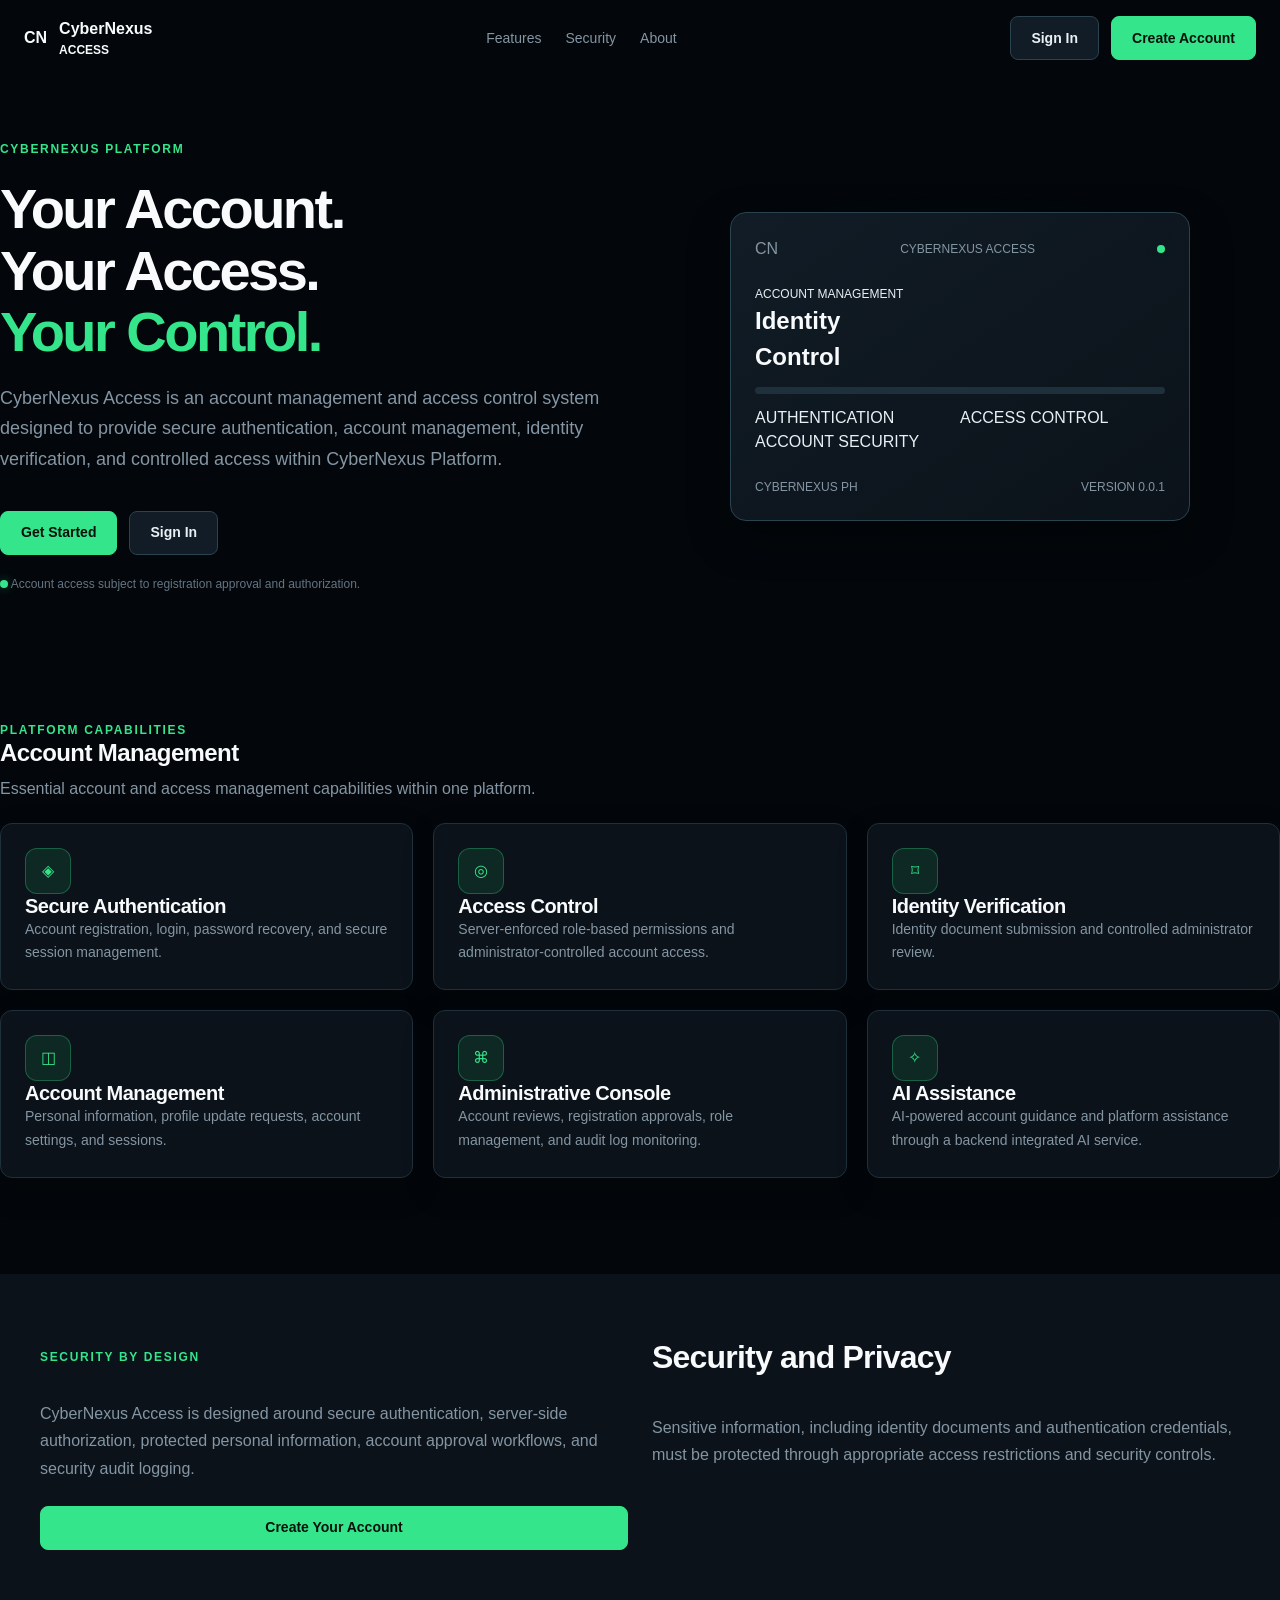
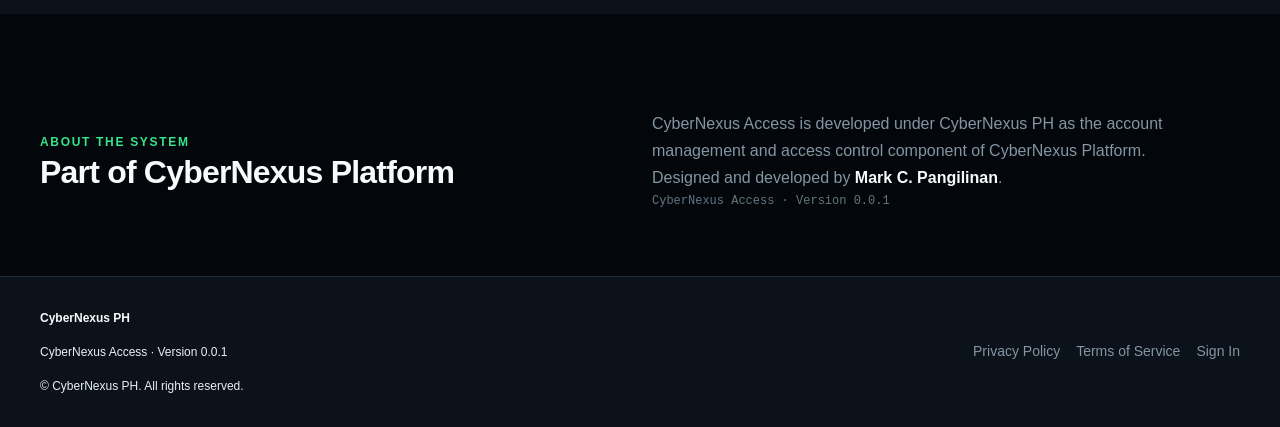
<file: frontend/index.html>
<!DOCTYPE html>
<html lang="en">
<head>
    <meta charset="UTF-8">
    <meta name="viewport" content="width=device-width, initial-scale=1.0">
    <meta name="theme-color" content="#03070b">

    <meta
        name="description"
        content="CyberNexus Access is the account management and access control system of CyberNexus Platform by CyberNexus PH."
    >

    <meta name="author" content="Mark C. Pangilinan">

    <title>CyberNexus Access | CyberNexus PH</title>

    <link rel="icon" href="assets/icons/favicon.svg" type="image/svg+xml">

    <link rel="stylesheet" href="css/theme.css">
    <link rel="stylesheet" href="css/typography.css">
    <link rel="stylesheet" href="css/spacing.css">
    <link rel="stylesheet" href="css/layout.css">
    <link rel="stylesheet" href="css/components.css">
    <link rel="stylesheet" href="css/style.css">
    <link rel="stylesheet" href="css/responsive.css">

    <script src="js/state.js" defer></script>
    <script src="js/http-client.js" defer></script>
    <script src="js/api-client.js" defer></script>
    <script src="js/auth-client.js" defer></script>
    <script src="js/client-components.js" defer></script>
    <script src="js/chat.js" defer></script>
    <script src="js/voice.js" defer></script>
    <script src="js/web-app.js" defer></script>
</head>

<body data-page="home" data-guest-only="true">

    <a class="skip-link" href="#main-content">
        Skip to main content
    </a>


    <header class="app-header">

        <div class="header-brand">

            <a href="index.html" class="brand-link">

                <span class="brand-symbol" aria-hidden="true">
                    CN
                </span>

                <span class="brand-text">
                    <strong>CyberNexus</strong>
                    <small>ACCESS</small>
                </span>

            </a>

        </div>


        <nav
            class="header-navigation"
            aria-label="Main navigation"
        >

            <a href="#features" class="nav-link">
                Features
            </a>

            <a href="#security" class="nav-link">
                Security
            </a>

            <a href="#about" class="nav-link">
                About
            </a>

        </nav>


        <div class="header-actions">

            <a href="login.html" class="button button-secondary">
                Sign In
            </a>

            <a href="register.html" class="button button-primary">
                Create Account
            </a>

        </div>

    </header>


    <main id="main-content">

        <!-- Hero Section -->
        <section class="hero-section">

            <div class="hero-content">

                <span class="eyebrow">
                    CYBERNEXUS PLATFORM
                </span>


                <h1 class="hero-title">
                    Your Account.
                    <br>
                    Your Access.
                    <br>
                    <span class="text-accent">
                        Your Control.
                    </span>
                </h1>


                <p class="hero-description">
                    CyberNexus Access is an account management
                    and access control system designed to provide
                    secure authentication, account management,
                    identity verification, and controlled access
                    within CyberNexus Platform.
                </p>


                <div class="hero-actions">

                    <a
                        href="register.html"
                        class="button button-primary"
                    >
                        Get Started
                    </a>

                    <a
                        href="login.html"
                        class="button button-secondary"
                    >
                        Sign In
                    </a>

                </div>


                <div class="hero-caption">

                    <span class="status-indicator" aria-hidden="true"></span>

                    <span>
                        Account access subject to registration
                        approval and authorization.
                    </span>

                </div>

            </div>


            <div class="hero-visual" aria-hidden="true">

                <div class="hero-visual-glow"></div>

                <div class="access-visual-card">

                    <div class="visual-card-header">

                        <span class="brand-symbol">CN</span>

                        <span class="visual-card-label">
                            CYBERNEXUS ACCESS
                        </span>

                        <span class="visual-card-indicator"></span>

                    </div>


                    <div class="visual-card-content">

                        <span class="visual-card-eyebrow">
                            ACCOUNT MANAGEMENT
                        </span>

                        <div class="visual-card-title">
                            Identity
                            <br>
                            <span>Control</span>
                        </div>

                        <div class="visual-card-line"></div>

                        <div class="visual-card-data">
                            <span>AUTHENTICATION</span>
                            <span>ACCESS CONTROL</span>
                            <span>ACCOUNT SECURITY</span>
                        </div>

                    </div>


                    <div class="visual-card-footer">
                        <span>CYBERNEXUS PH</span>
                        <span>VERSION 0.0.1</span>
                    </div>

                </div>

            </div>

        </section>


        <!-- Features Section -->
        <section
            class="content-section landing-features"
            id="features"
        >

            <div class="section-heading">

                <span class="eyebrow">
                    PLATFORM CAPABILITIES
                </span>

                <h2>
                    Account Management
                </h2>

                <p>
                    Essential account and access management
                    capabilities within one platform.
                </p>

            </div>


            <div class="features-grid">

                <article class="feature-card">

                    <div class="feature-icon" aria-hidden="true">
                        ◈
                    </div>

                    <h3>
                        Secure Authentication
                    </h3>

                    <p>
                        Account registration, login, password
                        recovery, and secure session management.
                    </p>

                </article>


                <article class="feature-card">

                    <div class="feature-icon" aria-hidden="true">
                        ◎
                    </div>

                    <h3>
                        Access Control
                    </h3>

                    <p>
                        Server-enforced role-based permissions
                        and administrator-controlled account access.
                    </p>

                </article>


                <article class="feature-card">

                    <div class="feature-icon" aria-hidden="true">
                        ⌑
                    </div>

                    <h3>
                        Identity Verification
                    </h3>

                    <p>
                        Identity document submission and
                        controlled administrator review.
                    </p>

                </article>


                <article class="feature-card">

                    <div class="feature-icon" aria-hidden="true">
                        ◫
                    </div>

                    <h3>
                        Account Management
                    </h3>

                    <p>
                        Personal information, profile update
                        requests, account settings, and sessions.
                    </p>

                </article>


                <article class="feature-card">

                    <div class="feature-icon" aria-hidden="true">
                        ⌘
                    </div>

                    <h3>
                        Administrative Console
                    </h3>

                    <p>
                        Account reviews, registration approvals,
                        role management, and audit log monitoring.
                    </p>

                </article>


                <article class="feature-card">

                    <div class="feature-icon" aria-hidden="true">
                        ✧
                    </div>

                    <h3>
                        AI Assistance
                    </h3>

                    <p>
                        AI-powered account guidance and
                        platform assistance through a backend
                        integrated AI service.
                    </p>

                </article>

            </div>

        </section>


        <!-- Security Section -->
        <section
            class="content-section security-section"
            id="security"
        >

            <div class="security-content">

                <span class="eyebrow">
                    SECURITY BY DESIGN
                </span>

                <h2>
                    Security and Privacy
                </h2>

                <p>
                    CyberNexus Access is designed around
                    secure authentication, server-side
                    authorization, protected personal information,
                    account approval workflows, and security
                    audit logging.
                </p>

                <p>
                    Sensitive information, including identity
                    documents and authentication credentials,
                    must be protected through appropriate
                    access restrictions and security controls.
                </p>

                <a
                    href="register.html"
                    class="button button-primary"
                >
                    Create Your Account
                </a>

            </div>

        </section>


        <!-- About Section -->
        <section
            class="content-section about-section"
            id="about"
        >

            <div class="about-content">

                <div>

                    <span class="eyebrow">
                        ABOUT THE SYSTEM
                    </span>

                    <h2>
                        Part of CyberNexus Platform
                    </h2>

                </div>


                <div class="about-description">

                    <p>
                        CyberNexus Access is developed under
                        CyberNexus PH as the account management
                        and access control component of
                        CyberNexus Platform.
                    </p>

                    <p>
                        Designed and developed by
                        <strong>Mark C. Pangilinan</strong>.
                    </p>

                    <p class="version-label">
                        CyberNexus Access · Version 0.0.1
                    </p>

                </div>

            </div>

        </section>

    </main>


    <footer class="app-footer">

        <div class="footer-content">

            <div class="footer-brand">

                <strong>CyberNexus PH</strong>

                <span>
                    CyberNexus Access · Version 0.0.1
                </span>

                <span>
                    © <span id="current-year"></span>
                    CyberNexus PH. All rights reserved.
                </span>

            </div>


            <nav
                class="footer-links"
                aria-label="Legal information"
            >

                <a href="privacy.html">
                    Privacy Policy
                </a>

                <a href="terms.html">
                    Terms of Service
                </a>

                <a href="login.html">
                    Sign In
                </a>

            </nav>

        </div>

    </footer>

</body>
</html>
</file>
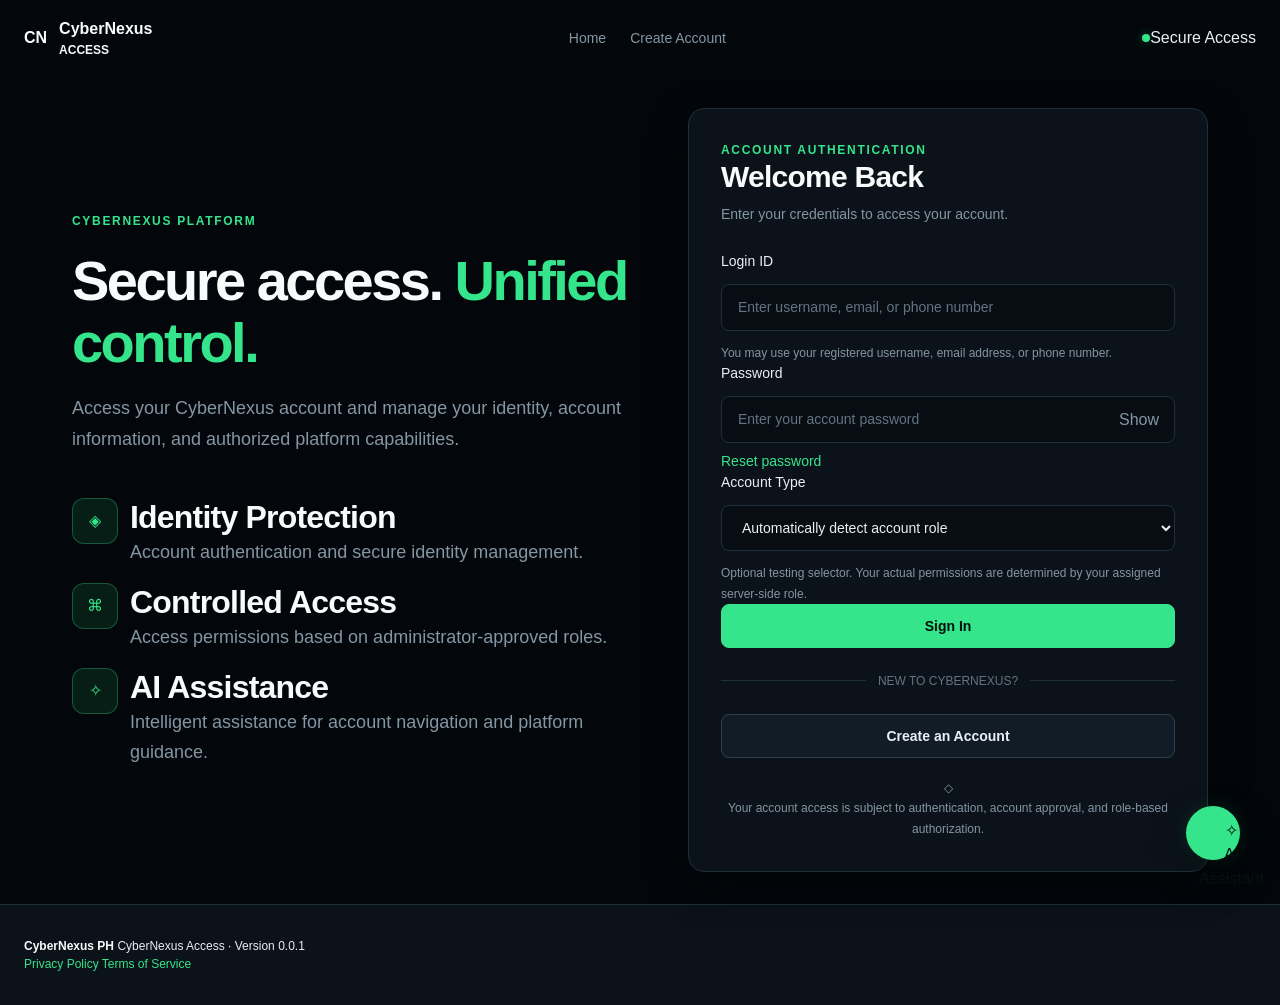
<file: frontend/login.html>
<!DOCTYPE html>
<html lang="en">
<head>
    <meta charset="UTF-8">
    <meta name="viewport" content="width=device-width, initial-scale=1.0">
    <meta name="theme-color" content="#03070b">

    <meta
        name="description"
        content="Securely sign in to CyberNexus Access, the CyberNexus account management and access control platform."
    >

    <title>Secure Login | CyberNexus Access</title>

    <link rel="icon" href="assets/icons/favicon.svg" type="image/svg+xml">

    <link rel="stylesheet" href="css/theme.css">
    <link rel="stylesheet" href="css/typography.css">
    <link rel="stylesheet" href="css/spacing.css">
    <link rel="stylesheet" href="css/layout.css">
    <link rel="stylesheet" href="css/components.css">
    <link rel="stylesheet" href="css/style.css">
    <link rel="stylesheet" href="css/responsive.css">

    <script src="js/state.js" defer></script>
    <script src="js/http-client.js" defer></script>
    <script src="js/api-client.js" defer></script>
    <script src="js/auth-client.js" defer></script>
    <script src="js/client-components.js" defer></script>
    <script src="js/chat.js" defer></script>
    <script src="js/voice.js" defer></script>
    <script src="js/web-app.js" defer></script>
</head>

<body data-page="login" data-guest-only="true">

    <a class="skip-link" href="#main-content">
        Skip to main content
    </a>

    <header class="app-header">

        <div class="header-brand">

            <a href="index.html" class="brand-link">

                <span class="brand-symbol" aria-hidden="true">CN</span>

                <span class="brand-text">
                    <strong>CyberNexus</strong>
                    <small>ACCESS</small>
                </span>

            </a>

        </div>

        <nav class="header-navigation" aria-label="Main navigation">

            <a href="index.html" class="nav-link">
                Home
            </a>

            <a href="register.html" class="nav-link">
                Create Account
            </a>

        </nav>

        <div class="header-actions">

            <span class="account-status">
                <span class="status-indicator" aria-hidden="true"></span>
                Secure Access
            </span>

        </div>

    </header>


    <main class="auth-layout" id="main-content">

        <section class="auth-introduction">

            <span class="eyebrow">CYBERNEXUS PLATFORM</span>

            <h1>
                Secure access.
                <span class="text-accent">Unified control.</span>
            </h1>

            <p>
                Access your CyberNexus account and manage your
                identity, account information, and authorized
                platform capabilities.
            </p>


            <div class="auth-feature-list">

                <article class="auth-feature">

                    <span class="feature-icon" aria-hidden="true">◈</span>

                    <div>

                        <h2>Identity Protection</h2>

                        <p>
                            Account authentication and secure
                            identity management.
                        </p>

                    </div>

                </article>


                <article class="auth-feature">

                    <span class="feature-icon" aria-hidden="true">⌘</span>

                    <div>

                        <h2>Controlled Access</h2>

                        <p>
                            Access permissions based on
                            administrator-approved roles.
                        </p>

                    </div>

                </article>


                <article class="auth-feature">

                    <span class="feature-icon" aria-hidden="true">✧</span>

                    <div>

                        <h2>AI Assistance</h2>

                        <p>
                            Intelligent assistance for account
                            navigation and platform guidance.
                        </p>

                    </div>

                </article>

            </div>

        </section>


        <section class="auth-card" aria-labelledby="login-heading">

            <div class="auth-card-heading">

                <span class="eyebrow">ACCOUNT AUTHENTICATION</span>

                <h2 id="login-heading">Welcome Back</h2>

                <p>
                    Enter your credentials to access your account.
                </p>

            </div>


            <div
                id="form-message"
                class="message"
                role="alert"
                aria-live="polite"
                hidden
            ></div>


            <form id="login-form" data-login-form autocomplete="on">

                <div class="form-group">

                    <label for="login-id">
                        Login ID
                    </label>

                    <input
                        type="text"
                        id="login-id"
                        name="login_identifier"
                        placeholder="Enter username, email, or phone number"
                        autocomplete="username"
                        minlength="3"
                        maxlength="254"
                        required
                    >

                    <small class="helper-text">
                        You may use your registered username,
                        email address, or phone number.
                    </small>

                </div>


                <div class="form-group">

                    <label for="password">
                        Password
                    </label>

                    <div class="password-wrapper">

                        <input
                            type="password"
                            id="password"
                            name="password"
                            placeholder="Enter your account password"
                            autocomplete="current-password"
                            required
                        >

                        <button
                            type="button"
                            class="toggle-password"
                            data-password-toggle="password"
                            aria-label="Show password"
                            aria-pressed="false"
                        >
                            Show
                        </button>

                    </div>

                    <div class="form-inline-actions">

                        <a href="reset-password.html">
                            Reset password
                        </a>

                    </div>

                </div>


                <div class="form-group">

                    <label for="requested-role">
                        Account Type
                    </label>

                    <select
                        id="requested-role"
                        name="requested_role"
                    >

                        <option value="">
                            Automatically detect account role
                        </option>

                        <option value="user">
                            User
                        </option>

                        <option value="reviewer">
                            Reviewer
                        </option>

                        <option value="administrator">
                            Administrator
                        </option>

                    </select>

                    <small class="helper-text">
                        Optional testing selector. Your actual
                        permissions are determined by your
                        assigned server-side role.
                    </small>

                </div>


                <button
                    type="submit"
                    class="button button-primary button-block"
                    id="submit-button"
                >
                    Sign In
                </button>


                <div class="auth-divider">
                    <span>NEW TO CYBERNEXUS?</span>
                </div>


                <a
                    href="register.html"
                    class="button button-secondary button-block"
                >
                    Create an Account
                </a>

            </form>


            <div class="auth-security-note">

                <span aria-hidden="true">◇</span>

                <p>
                    Your account access is subject to authentication,
                    account approval, and role-based authorization.
                </p>

            </div>

        </section>

    </main>


    <!-- Shared AI Assistant -->
    <section
        class="ai-assistant-widget"
        id="ai-assistant"
        data-ai-assistant
        aria-label="CyberNexus AI Assistant"
    >

        <button
            type="button"
            class="ai-launcher"
            data-action="toggle-ai"
            aria-expanded="false"
            aria-controls="ai-panel"
        >
            <span aria-hidden="true">✧</span>
            AI Assistant
        </button>


        <div class="ai-panel" id="ai-panel" hidden>

            <div class="ai-header">

                <div>

                    <strong>CyberNexus AI</strong>

                    <small data-ai-status>
                        Assistant connection not established
                    </small>

                </div>

                <button
                    type="button"
                    class="icon-button"
                    data-action="close-ai"
                    aria-label="Close AI assistant"
                >
                    ×
                </button>

            </div>


            <div
                class="ai-conversation"
                id="ai-messages"
                role="log"
                aria-live="polite"
            >

                <div class="ai-message ai-message-assistant">

                    <p>
                        Hello! I can help you understand the
                        login process, registration, account
                        approval, and password recovery.
                    </p>

                </div>

            </div>


            <form id="ai-chat-form" class="ai-input-form">

                <label class="visually-hidden" for="ai-message">
                    Message CyberNexus AI
                </label>

                <input
                    type="text"
                    id="ai-message"
                    name="message"
                    placeholder="Ask CyberNexus AI..."
                    maxlength="4000"
                    autocomplete="off"
                    required
                >

                <button
                    type="submit"
                    class="button button-primary"
                >
                    Send
                </button>

            </form>


            <div class="ai-controls">

                <button
                    type="button"
                    class="button button-secondary button-small"
                    data-action="voice-input"
                >
                    Voice Input
                </button>

                <button
                    type="button"
                    class="button button-secondary button-small"
                    data-action="voice-output"
                >
                    Read Aloud
                </button>

            </div>

        </div>

    </section>


    <footer class="app-footer">

        <div>

            <strong>CyberNexus PH</strong>

            <span>
                CyberNexus Access · Version 0.0.1
            </span>

        </div>


        <nav aria-label="Legal information">

            <a href="../docs/privacy-policy.md">
                Privacy Policy
            </a>

            <a href="../docs/terms-of-service.md">
                Terms of Service
            </a>

        </nav>

    </footer>

</body>
</html>
</file>
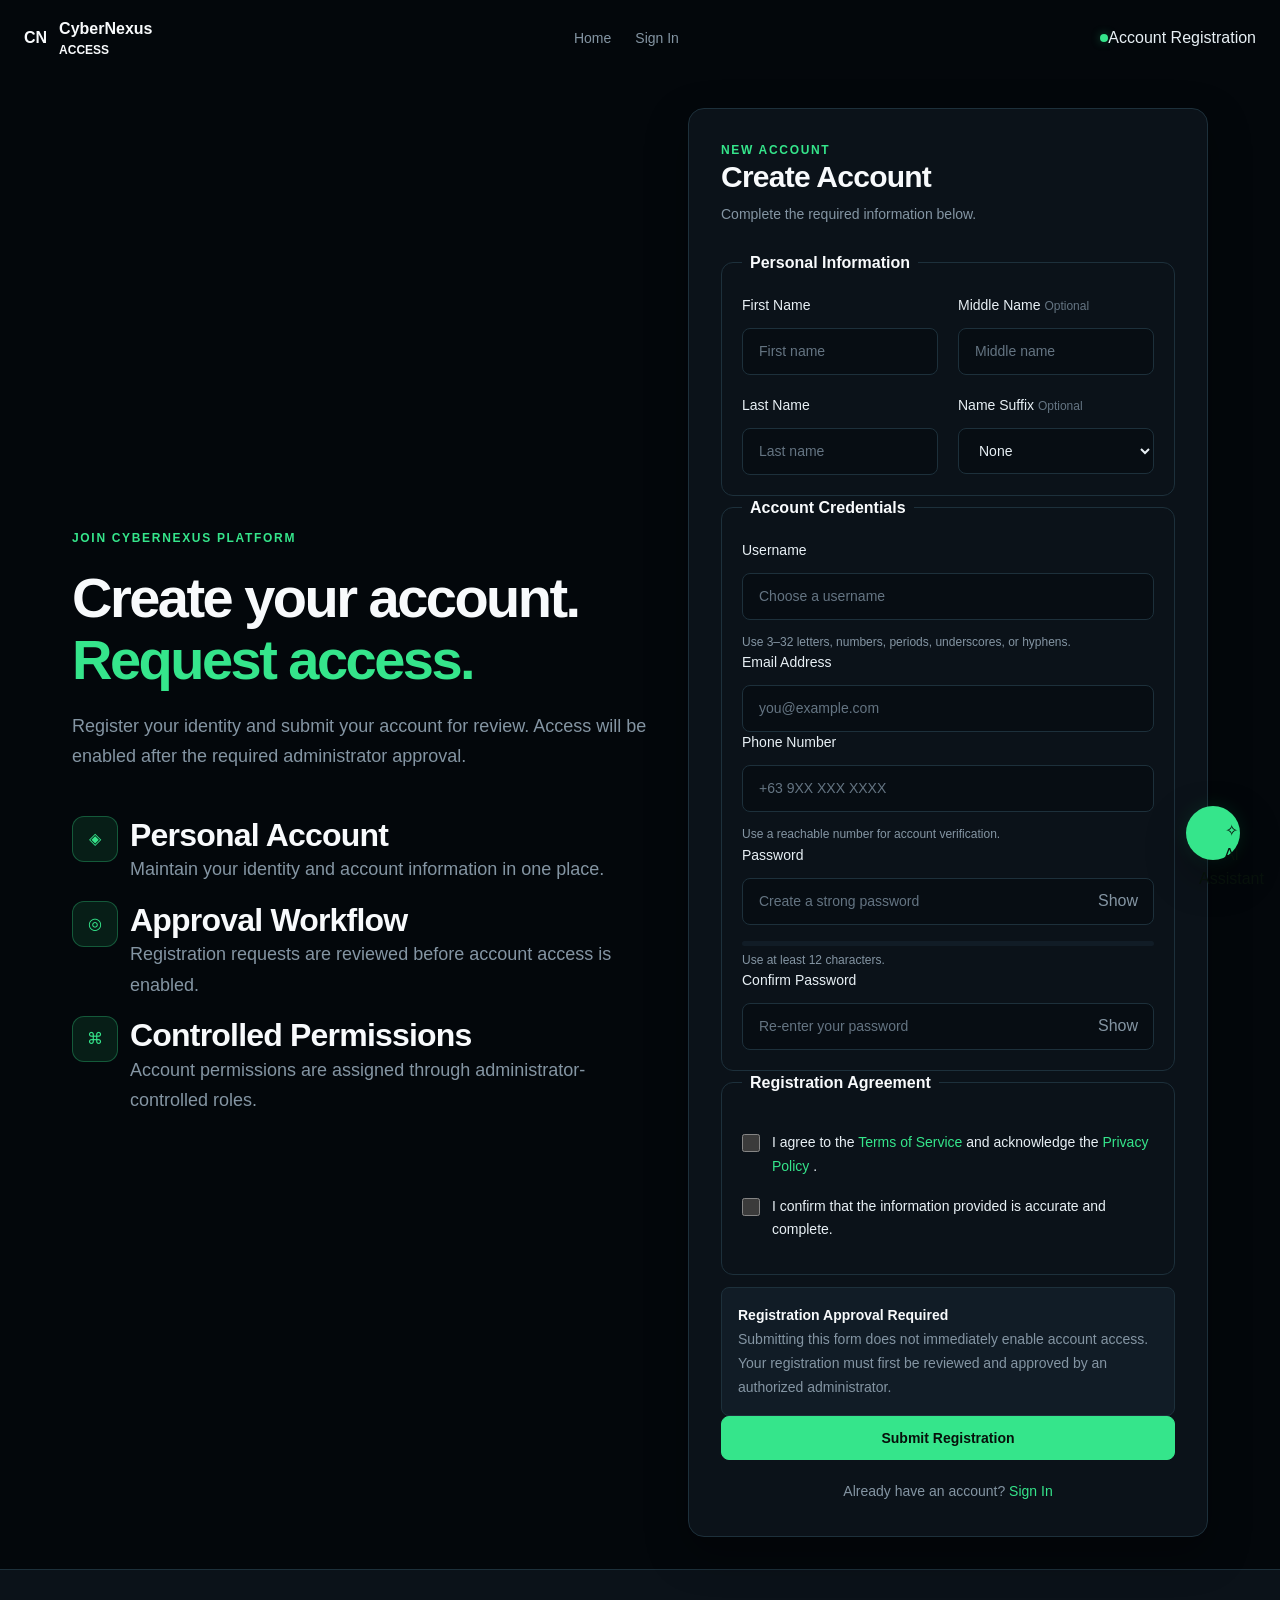
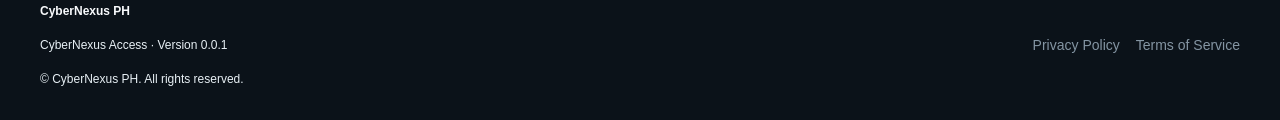
<file: frontend/register.html>
<!DOCTYPE html>
<html lang="en">
<head>
    <meta charset="UTF-8">
    <meta name="viewport" content="width=device-width, initial-scale=1.0">
    <meta name="theme-color" content="#03070b">

    <meta
        name="description"
        content="Create your CyberNexus Access account and request access to CyberNexus Platform."
    >

    <title>Create Account | CyberNexus Access</title>

    <link rel="icon" href="assets/icons/favicon.svg" type="image/svg+xml">

    <link rel="stylesheet" href="css/theme.css">
    <link rel="stylesheet" href="css/typography.css">
    <link rel="stylesheet" href="css/spacing.css">
    <link rel="stylesheet" href="css/layout.css">
    <link rel="stylesheet" href="css/components.css">
    <link rel="stylesheet" href="css/style.css">
    <link rel="stylesheet" href="css/responsive.css">

    <script src="js/state.js" defer></script>
    <script src="js/http-client.js" defer></script>
    <script src="js/api-client.js" defer></script>
    <script src="js/auth-client.js" defer></script>
    <script src="js/client-components.js" defer></script>
    <script src="js/chat.js" defer></script>
    <script src="js/voice.js" defer></script>
    <script src="js/web-app.js" defer></script>
</head>

<body data-page="register" data-guest-only="true">

    <a class="skip-link" href="#main-content">
        Skip to main content
    </a>


    <header class="app-header">

        <div class="header-brand">

            <a href="index.html" class="brand-link">

                <span class="brand-symbol" aria-hidden="true">
                    CN
                </span>

                <span class="brand-text">
                    <strong>CyberNexus</strong>
                    <small>ACCESS</small>
                </span>

            </a>

        </div>


        <nav
            class="header-navigation"
            aria-label="Main navigation"
        >

            <a href="index.html" class="nav-link">
                Home
            </a>

            <a href="login.html" class="nav-link">
                Sign In
            </a>

        </nav>


        <div class="header-actions">

            <span class="account-status">
                <span class="status-indicator" aria-hidden="true"></span>
                Account Registration
            </span>

        </div>

    </header>


    <main class="auth-layout" id="main-content">

        <section class="auth-introduction">

            <span class="eyebrow">
                JOIN CYBERNEXUS PLATFORM
            </span>

            <h1>
                Create your account.
                <span class="text-accent">Request access.</span>
            </h1>

            <p>
                Register your identity and submit your account
                for review. Access will be enabled after the
                required administrator approval.
            </p>


            <div class="auth-feature-list">

                <article class="auth-feature">

                    <span class="feature-icon" aria-hidden="true">
                        ◈
                    </span>

                    <div>

                        <h2>Personal Account</h2>

                        <p>
                            Maintain your identity and account
                            information in one place.
                        </p>

                    </div>

                </article>


                <article class="auth-feature">

                    <span class="feature-icon" aria-hidden="true">
                        ◎
                    </span>

                    <div>

                        <h2>Approval Workflow</h2>

                        <p>
                            Registration requests are reviewed
                            before account access is enabled.
                        </p>

                    </div>

                </article>


                <article class="auth-feature">

                    <span class="feature-icon" aria-hidden="true">
                        ⌘
                    </span>

                    <div>

                        <h2>Controlled Permissions</h2>

                        <p>
                            Account permissions are assigned
                            through administrator-controlled roles.
                        </p>

                    </div>

                </article>

            </div>

        </section>


        <section class="auth-card register-card" aria-labelledby="register-heading">

            <div class="auth-card-heading">

                <span class="eyebrow">
                    NEW ACCOUNT
                </span>

                <h2 id="register-heading">
                    Create Account
                </h2>

                <p>
                    Complete the required information below.
                </p>

            </div>


            <div
                id="form-message"
                class="message"
                role="alert"
                aria-live="polite"
                hidden
            ></div>


            <form id="register-form" data-register-form autocomplete="on">

                <fieldset class="form-fieldset">

                    <legend>
                        Personal Information
                    </legend>


                    <div class="form-grid">

                        <div class="form-group">

                            <label for="first-name">
                                First Name
                            </label>

                            <input
                                type="text"
                                id="first-name"
                                name="first_name"
                                placeholder="First name"
                                autocomplete="given-name"
                                minlength="1"
                                maxlength="75"
                                required
                            >

                        </div>


                        <div class="form-group">

                            <label for="middle-name">
                                Middle Name
                                <span class="optional-label">Optional</span>
                            </label>

                            <input
                                type="text"
                                id="middle-name"
                                name="middle_name"
                                placeholder="Middle name"
                                autocomplete="additional-name"
                                maxlength="75"
                            >

                        </div>


                        <div class="form-group">

                            <label for="last-name">
                                Last Name
                            </label>

                            <input
                                type="text"
                                id="last-name"
                                name="last_name"
                                placeholder="Last name"
                                autocomplete="family-name"
                                minlength="1"
                                maxlength="75"
                                required
                            >

                        </div>


                        <div class="form-group">

                            <label for="name-suffix">
                                Name Suffix
                                <span class="optional-label">Optional</span>
                            </label>

                            <select
                                id="name-suffix"
                                name="suffix"
                            >

                                <option value="">
                                    None
                                </option>

                                <option value="Jr.">Jr.</option>
                                <option value="Sr.">Sr.</option>
                                <option value="II">II</option>
                                <option value="III">III</option>
                                <option value="IV">IV</option>
                                <option value="V">V</option>

                            </select>

                        </div>

                    </div>

                </fieldset>


                <fieldset class="form-fieldset">

                    <legend>
                        Account Credentials
                    </legend>


                    <div class="form-group">

                        <label for="username">
                            Username
                        </label>

                        <input
                            type="text"
                            id="username"
                            name="username"
                            placeholder="Choose a username"
                            autocomplete="username"
                            minlength="3"
                            maxlength="32"
                            pattern="[A-Za-z0-9._-]+"
                            title="Use 3 to 32 letters, numbers, periods, underscores, or hyphens."
                            required
                        >

                        <small class="helper-text">
                            Use 3–32 letters, numbers, periods,
                            underscores, or hyphens.
                        </small>

                    </div>


                    <div class="form-group">

                        <label for="email">
                            Email Address
                        </label>

                        <input
                            type="email"
                            id="email"
                            name="email"
                            placeholder="you@example.com"
                            autocomplete="email"
                            maxlength="254"
                            required
                        >

                    </div>


                    <div class="form-group">

                        <label for="phone">
                            Phone Number
                        </label>

                        <input
                            type="tel"
                            id="phone"
                            name="phone"
                            placeholder="+63 9XX XXX XXXX"
                            autocomplete="tel"
                            maxlength="20"
                            required
                        >

                        <small class="helper-text">
                            Use a reachable number for account
                            verification.
                        </small>

                    </div>


                    <div class="form-group">

                        <label for="password">
                            Password
                        </label>

                        <div class="password-wrapper">

                            <input
                                type="password"
                                id="password"
                                name="password"
                                placeholder="Create a strong password"
                                autocomplete="new-password"
                                minlength="12"
                                maxlength="128"
                                required
                            >

                            <button
                                type="button"
                                class="toggle-password"
                                data-password-toggle="password"
                                aria-label="Show password"
                                aria-pressed="false"
                            >
                                Show
                            </button>

                        </div>


                        <div class="strength-container">

                            <div
                                class="strength-track"
                                role="meter"
                                aria-label="Password strength"
                                aria-valuemin="0"
                                aria-valuemax="5"
                                aria-valuenow="0"
                                id="strength-meter"
                            >

                                <div
                                    id="strength-bar"
                                    class="strength-bar"
                                ></div>

                            </div>


                            <p
                                id="strength-label"
                                class="strength-label"
                                aria-live="polite"
                            >
                                Use at least 12 characters.
                            </p>

                        </div>

                    </div>


                    <div class="form-group">

                        <label for="confirm-password">
                            Confirm Password
                        </label>

                        <div class="password-wrapper">

                            <input
                                type="password"
                                id="confirm-password"
                                name="confirm_password"
                                placeholder="Re-enter your password"
                                autocomplete="new-password"
                                minlength="12"
                                maxlength="128"
                                required
                            >

                            <button
                                type="button"
                                class="toggle-password"
                                data-password-toggle="confirm-password"
                                aria-label="Show password"
                                aria-pressed="false"
                            >
                                Show
                            </button>

                        </div>

                    </div>

                </fieldset>


                <fieldset class="form-fieldset">

                    <legend>
                        Registration Agreement
                    </legend>


                    <label class="terms">

                        <input
                            type="checkbox"
                            id="terms"
                            name="terms_accepted"
                            value="true"
                            required
                        >

                        <span>
                            I agree to the
                            <a href="terms.html">
                                Terms of Service
                            </a>
                            and acknowledge the
                            <a href="privacy.html">
                                Privacy Policy
                            </a>.
                        </span>

                    </label>


                    <label class="terms">

                        <input
                            type="checkbox"
                            id="information-accuracy"
                            name="information_accuracy"
                            value="true"
                            required
                        >

                        <span>
                            I confirm that the information
                            provided is accurate and complete.
                        </span>

                    </label>

                </fieldset>


                <div class="form-notice">

                    <strong>Registration Approval Required</strong>

                    <p>
                        Submitting this form does not immediately
                        enable account access. Your registration
                        must first be reviewed and approved by
                        an authorized administrator.
                    </p>

                </div>


                <input
                    type="hidden"
                    name="requested_role"
                    value="user"
                >


                <button
                    type="submit"
                    id="submit-button"
                    class="button button-primary button-block"
                >
                    Submit Registration
                </button>

            </form>


            <p class="auth-switch">

                Already have an account?

                <a href="login.html">
                    Sign In
                </a>

            </p>

        </section>

    </main>


    <section
        class="ai-assistant-widget"
        id="ai-assistant"
        data-ai-assistant
        aria-label="CyberNexus AI Assistant"
    >

        <button
            type="button"
            class="ai-launcher"
            data-action="toggle-ai"
            aria-expanded="false"
            aria-controls="ai-panel"
        >
            <span aria-hidden="true">✧</span>
            AI Assistant
        </button>


        <div class="ai-panel" id="ai-panel" hidden>

            <div class="ai-header">

                <div>

                    <strong>CyberNexus AI</strong>

                    <small data-ai-status>
                        Assistant connection not established
                    </small>

                </div>

                <button
                    type="button"
                    class="icon-button"
                    data-action="close-ai"
                    aria-label="Close AI assistant"
                >
                    ×
                </button>

            </div>


            <div
                class="ai-conversation"
                id="ai-messages"
                role="log"
                aria-live="polite"
            >

                <div class="ai-message ai-message-assistant">

                    <p>
                        Hello! I can guide you through account
                        registration, required information,
                        approval procedures, and account security.
                    </p>

                </div>

            </div>


            <form id="ai-chat-form" class="ai-input-form">

                <label class="visually-hidden" for="ai-message">
                    Message CyberNexus AI
                </label>

                <input
                    type="text"
                    id="ai-message"
                    name="message"
                    placeholder="Ask CyberNexus AI..."
                    maxlength="4000"
                    autocomplete="off"
                    required
                >

                <button
                    type="submit"
                    class="button button-primary"
                >
                    Send
                </button>

            </form>


            <div class="ai-controls">

                <button
                    type="button"
                    class="button button-secondary button-small"
                    data-action="voice-input"
                >
                    Voice Input
                </button>

                <button
                    type="button"
                    class="button button-secondary button-small"
                    data-action="voice-output"
                >
                    Read Aloud
                </button>

            </div>

        </div>

    </section>


    <footer class="app-footer">

        <div class="footer-content">

            <div class="footer-brand">

                <strong>CyberNexus PH</strong>

                <span>
                    CyberNexus Access · Version 0.0.1
                </span>

                <span>
                    © <span id="current-year"></span>
                    CyberNexus PH. All rights reserved.
                </span>

            </div>


            <nav
                class="footer-links"
                aria-label="Legal information"
            >

                <a href="privacy.html">
                    Privacy Policy
                </a>

                <a href="terms.html">
                    Terms of Service
                </a>

            </nav>

        </div>

    </footer>

</body>
</html>
</file>
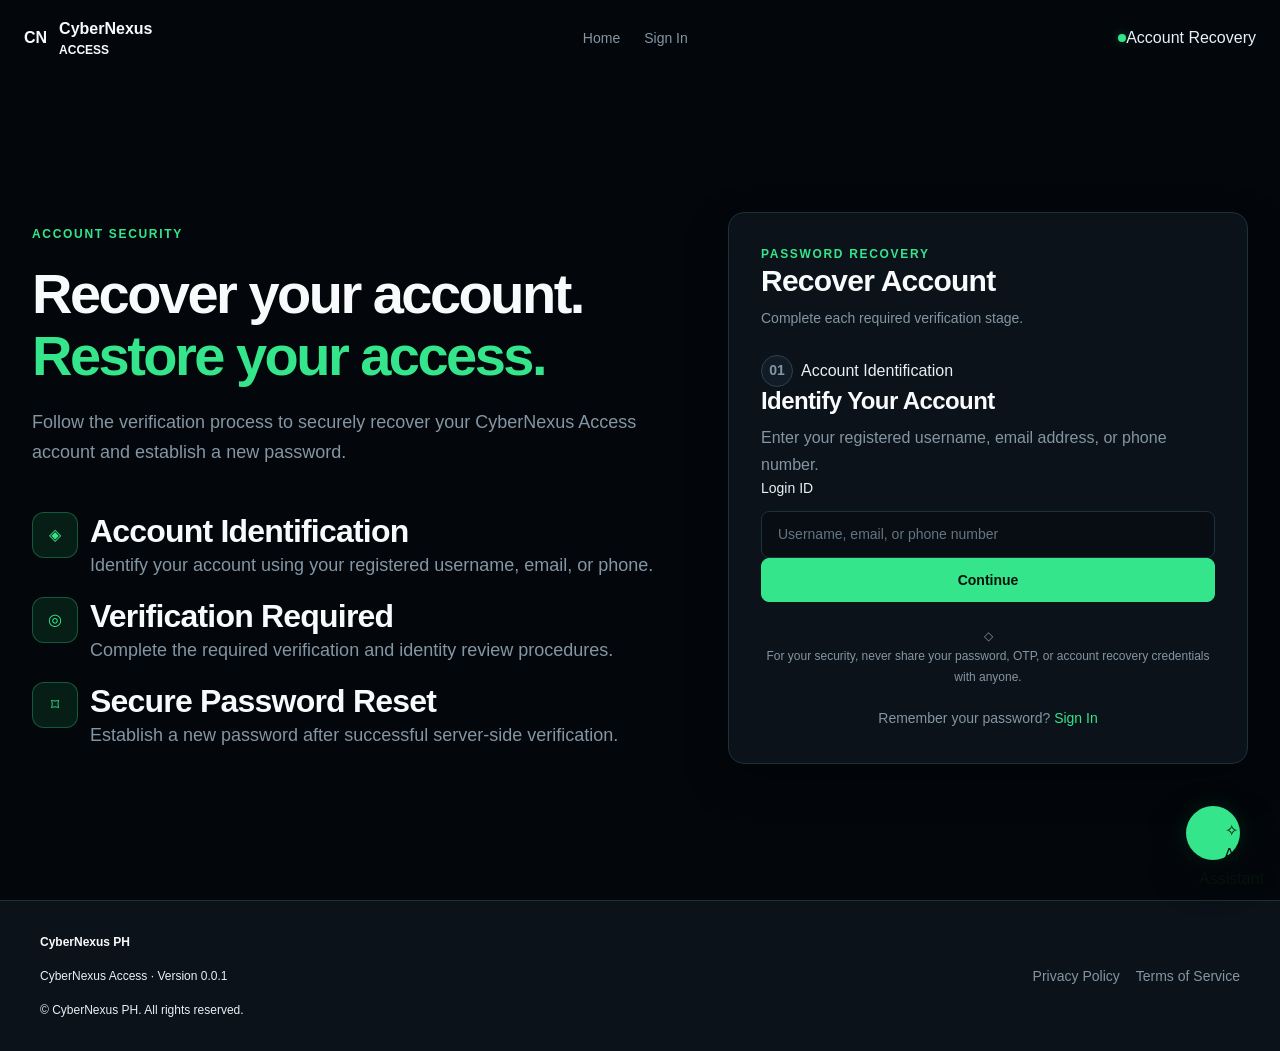
<file: frontend/reset-password.html>
<!DOCTYPE html>
<html lang="en">
<head>
    <meta charset="UTF-8">
    <meta name="viewport" content="width=device-width, initial-scale=1.0">
    <meta name="theme-color" content="#03070b">

    <meta
        name="description"
        content="Securely recover your CyberNexus Access account and reset your password."
    >

    <title>Reset Password | CyberNexus Access</title>

    <link rel="icon" href="assets/icons/favicon.svg" type="image/svg+xml">

    <link rel="stylesheet" href="css/theme.css">
    <link rel="stylesheet" href="css/typography.css">
    <link rel="stylesheet" href="css/spacing.css">
    <link rel="stylesheet" href="css/layout.css">
    <link rel="stylesheet" href="css/components.css">
    <link rel="stylesheet" href="css/style.css">
    <link rel="stylesheet" href="css/responsive.css">

    <script src="js/state.js" defer></script>
    <script src="js/http-client.js" defer></script>
    <script src="js/api-client.js" defer></script>
    <script src="js/auth-client.js" defer></script>
    <script src="js/client-components.js" defer></script>
    <script src="js/chat.js" defer></script>
    <script src="js/voice.js" defer></script>
    <script src="js/web-app.js" defer></script>
</head>

<body data-page="reset-password" data-guest-only="true">

    <a class="skip-link" href="#main-content">
        Skip to main content
    </a>


    <header class="app-header">

        <div class="header-brand">

            <a href="index.html" class="brand-link">

                <span class="brand-symbol" aria-hidden="true">
                    CN
                </span>

                <span class="brand-text">
                    <strong>CyberNexus</strong>
                    <small>ACCESS</small>
                </span>

            </a>

        </div>


        <nav
            class="header-navigation"
            aria-label="Main navigation"
        >

            <a href="index.html" class="nav-link">
                Home
            </a>

            <a href="login.html" class="nav-link">
                Sign In
            </a>

        </nav>


        <div class="header-actions">

            <span class="account-status">
                <span class="status-indicator" aria-hidden="true"></span>
                Account Recovery
            </span>

        </div>

    </header>


    <main class="auth-layout recovery-layout" id="main-content">

        <section class="auth-introduction">

            <span class="eyebrow">
                ACCOUNT SECURITY
            </span>

            <h1>
                Recover your account.
                <span class="text-accent">Restore your access.</span>
            </h1>

            <p>
                Follow the verification process to securely
                recover your CyberNexus Access account and
                establish a new password.
            </p>


            <div class="auth-feature-list">

                <article class="auth-feature">

                    <span class="feature-icon" aria-hidden="true">
                        ◈
                    </span>

                    <div>

                        <h2>Account Identification</h2>

                        <p>
                            Identify your account using your
                            registered username, email, or phone.
                        </p>

                    </div>

                </article>


                <article class="auth-feature">

                    <span class="feature-icon" aria-hidden="true">
                        ◎
                    </span>

                    <div>

                        <h2>Verification Required</h2>

                        <p>
                            Complete the required verification
                            and identity review procedures.
                        </p>

                    </div>

                </article>


                <article class="auth-feature">

                    <span class="feature-icon" aria-hidden="true">
                        ⌑
                    </span>

                    <div>

                        <h2>Secure Password Reset</h2>

                        <p>
                            Establish a new password after
                            successful server-side verification.
                        </p>

                    </div>

                </article>

            </div>

        </section>


        <section class="auth-card recovery-card" aria-labelledby="recovery-heading">

            <div class="auth-card-heading">

                <span class="eyebrow">
                    PASSWORD RECOVERY
                </span>

                <h2 id="recovery-heading">
                    Recover Account
                </h2>

                <p>
                    Complete each required verification stage.
                </p>

            </div>


            <div
                id="form-message"
                class="message"
                role="alert"
                aria-live="polite"
                hidden
            ></div>


            <!-- Stage 1: Identify Account -->
            <section
                id="recovery-request-section"
                class="recovery-stage"
                aria-labelledby="request-heading"
            >

                <div class="stage-indicator">
                    <span class="stage-number">01</span>

                    <span class="stage-label">
                        Account Identification
                    </span>
                </div>


                <h3 id="request-heading">
                    Identify Your Account
                </h3>

                <p class="stage-description">
                    Enter your registered username, email
                    address, or phone number.
                </p>


                <form id="recovery-request-form">

                    <div class="form-group">

                        <label for="recovery-login-id">
                            Login ID
                        </label>

                        <input
                            type="text"
                            id="recovery-login-id"
                            name="login_id"
                            placeholder="Username, email, or phone number"
                            autocomplete="username"
                            maxlength="254"
                            required
                        >

                    </div>


                    <button
                        type="submit"
                        class="button button-primary button-block"
                        id="request-otp-button"
                    >
                        Continue
                    </button>

                </form>

            </section>


            <!-- Stage 2: Verify OTP -->
            <section
                id="recovery-verification-section"
                class="recovery-stage"
                aria-labelledby="verification-heading"
                hidden
            >

                <div class="stage-indicator">
                    <span class="stage-number">02</span>

                    <span class="stage-label">
                        Verification
                    </span>
                </div>


                <h3 id="verification-heading">
                    Verify Your Identity
                </h3>

                <p class="stage-description">
                    Enter the one-time verification code
                    sent through your registered verification
                    channel, if eligible.
                </p>


                <form id="recovery-verification-form">

                    <div class="form-group">

                        <label for="recovery-otp">
                            One-Time Password (OTP)
                        </label>

                        <input
                            type="text"
                            id="recovery-otp"
                            name="otp"
                            placeholder="Enter verification code"
                            inputmode="numeric"
                            autocomplete="one-time-code"
                            minlength="6"
                            maxlength="8"
                            pattern="[0-9]{6,8}"
                            required
                        >

                        <small class="helper-text">
                            Verification codes expire and can
                            only be used according to the
                            server's verification rules.
                        </small>

                    </div>


                    <button
                        type="submit"
                        class="button button-primary button-block"
                        id="verify-otp-button"
                    >
                        Verify Code
                    </button>


                    <button
                        type="button"
                        class="button button-secondary button-block"
                        id="resend-otp-button"
                    >
                        Resend Code
                    </button>

                </form>

            </section>


            <!-- Stage 3: Identity Review -->
            <section
                id="recovery-identity-section"
                class="recovery-stage"
                aria-labelledby="identity-heading"
                hidden
            >

                <div class="stage-indicator">
                    <span class="stage-number">03</span>

                    <span class="stage-label">
                        Identity Review
                    </span>
                </div>


                <h3 id="identity-heading">
                    Additional Verification
                </h3>

                <p class="stage-description">
                    Some recovery requests require additional
                    identity verification or administrator
                    approval before a password can be changed.
                </p>


                <div class="form-notice">

                    <strong>Identity Verification Required</strong>

                    <p>
                        Follow the instructions provided by
                        the authorized account review process.
                        Do not send passwords or OTP codes
                        through chat or email.
                    </p>

                </div>


                <p
                    id="identity-review-status"
                    class="status-panel"
                    aria-live="polite"
                >
                    Verification review status will appear here
                    after backend integration.
                </p>

            </section>


            <!-- Stage 4: Set New Password -->
            <section
                id="recovery-password-section"
                class="recovery-stage"
                aria-labelledby="new-password-heading"
                hidden
            >

                <div class="stage-indicator">
                    <span class="stage-number">04</span>

                    <span class="stage-label">
                        New Password
                    </span>
                </div>


                <h3 id="new-password-heading">
                    Set New Password
                </h3>

                <p class="stage-description">
                    Create a new password for your account.
                </p>


                <form id="recovery-password-form">

                    <div class="form-group">

                        <label for="new-password">
                            New Password
                        </label>

                        <div class="password-wrapper">

                            <input
                                type="password"
                                id="new-password"
                                name="new_password"
                                placeholder="Create a strong password"
                                autocomplete="new-password"
                                minlength="12"
                                maxlength="128"
                                required
                            >

                            <button
                                type="button"
                                class="toggle-password"
                                data-password-toggle="new-password"
                                aria-label="Show password"
                                aria-pressed="false"
                            >
                                Show
                            </button>

                        </div>


                        <div class="strength-container">

                            <div
                                id="strength-meter"
                                class="strength-track"
                                role="meter"
                                aria-label="Password strength"
                                aria-valuemin="0"
                                aria-valuemax="5"
                                aria-valuenow="0"
                            >

                                <div
                                    id="strength-bar"
                                    class="strength-bar"
                                ></div>

                            </div>


                            <p
                                id="strength-label"
                                class="strength-label"
                                aria-live="polite"
                            >
                                Use at least 12 characters.
                            </p>

                        </div>

                    </div>


                    <div class="form-group">

                        <label for="confirm-password">
                            Confirm New Password
                        </label>

                        <div class="password-wrapper">

                            <input
                                type="password"
                                id="confirm-password"
                                name="confirm_password"
                                placeholder="Re-enter your new password"
                                autocomplete="new-password"
                                minlength="12"
                                maxlength="128"
                                required
                            >

                            <button
                                type="button"
                                class="toggle-password"
                                data-password-toggle="confirm-password"
                                aria-label="Show password"
                                aria-pressed="false"
                            >
                                Show
                            </button>

                        </div>

                    </div>


                    <button
                        type="submit"
                        class="button button-primary button-block"
                        id="reset-password-button"
                    >
                        Reset Password
                    </button>

                </form>

            </section>


            <!-- Recovery completion -->
            <section
                id="recovery-complete-section"
                class="recovery-stage"
                aria-labelledby="complete-heading"
                hidden
            >

                <div class="stage-indicator">
                    <span class="stage-number">✓</span>

                    <span class="stage-label">
                        Completed
                    </span>
                </div>


                <h3 id="complete-heading">
                    Password Reset Completed
                </h3>

                <p class="stage-description">
                    Your password reset request has been
                    completed. You may now proceed to sign in.
                </p>


                <a
                    href="login.html"
                    class="button button-primary button-block"
                >
                    Return to Login
                </a>

            </section>


            <div class="auth-security-note">

                <span aria-hidden="true">◇</span>

                <p>
                    For your security, never share your password,
                    OTP, or account recovery credentials with
                    anyone.
                </p>

            </div>


            <p class="auth-switch">

                Remember your password?

                <a href="login.html">
                    Sign In
                </a>

            </p>

        </section>

    </main>


    <section
        class="ai-assistant-widget"
        id="ai-assistant"
        data-ai-assistant
        aria-label="CyberNexus AI Assistant"
    >

        <button
            type="button"
            class="ai-launcher"
            data-action="toggle-ai"
            aria-expanded="false"
            aria-controls="ai-panel"
        >
            <span aria-hidden="true">✧</span>
            AI Assistant
        </button>


        <div class="ai-panel" id="ai-panel" hidden>

            <div class="ai-header">

                <div>

                    <strong>CyberNexus AI</strong>

                    <small data-ai-status>
                        Assistant connection not established
                    </small>

                </div>

                <button
                    type="button"
                    class="icon-button"
                    data-action="close-ai"
                    aria-label="Close AI assistant"
                >
                    ×
                </button>

            </div>


            <div
                class="ai-conversation"
                id="ai-messages"
                role="log"
                aria-live="polite"
            >

                <div class="ai-message ai-message-assistant">

                    <p>
                        Hello! I can explain the account
                        recovery process and help you understand
                        verification requirements.
                    </p>

                </div>

            </div>


            <form id="ai-chat-form" class="ai-input-form">

                <label class="visually-hidden" for="ai-message">
                    Message CyberNexus AI
                </label>

                <input
                    type="text"
                    id="ai-message"
                    name="message"
                    placeholder="Ask CyberNexus AI..."
                    maxlength="4000"
                    autocomplete="off"
                    required
                >

                <button
                    type="submit"
                    class="button button-primary"
                >
                    Send
                </button>

            </form>


            <div class="ai-controls">

                <button
                    type="button"
                    class="button button-secondary button-small"
                    data-action="voice-input"
                >
                    Voice Input
                </button>

                <button
                    type="button"
                    class="button button-secondary button-small"
                    data-action="voice-output"
                >
                    Read Aloud
                </button>

            </div>

        </div>

    </section>


    <footer class="app-footer">

        <div class="footer-content">

            <div class="footer-brand">

                <strong>CyberNexus PH</strong>

                <span>
                    CyberNexus Access · Version 0.0.1
                </span>

                <span>
                    © <span id="current-year"></span>
                    CyberNexus PH. All rights reserved.
                </span>

            </div>


            <nav
                class="footer-links"
                aria-label="Legal information"
            >

                <a href="privacy.html">
                    Privacy Policy
                </a>

                <a href="terms.html">
                    Terms of Service
                </a>

            </nav>

        </div>

    </footer>

</body>
</html>
</file>
<file: frontend/css/theme.css>
/* =========================================================
   CYBERNEXUS ACCESS
   File: theme.css
   Version: 0.0.1
   Purpose: Global design tokens and visual foundations
   ========================================================= */


/* 1. COLOR SCHEME */

:root {
    color-scheme: dark;

    /* Background */
    --color-background: #03070b;
    --color-background-soft: #070d13;

    /* Surfaces */
    --color-surface: #0b1219;
    --color-surface-elevated: #111c26;
    --color-surface-hover: #172630;
    --color-surface-input: #070d13;

    /* Brand Colors */
    --color-primary: #35e58b;
    --color-primary-hover: #63f5a7;
    --color-primary-active: #20c875;
    --color-primary-soft: rgba(53, 229, 139, 0.10);
    --color-primary-border: rgba(53, 229, 139, 0.30);

    /* Accent Colors */
    --color-cyan: #55d9ff;
    --color-cyan-soft: rgba(85, 217, 255, 0.10);

    --color-purple: #a98bff;
    --color-purple-soft: rgba(169, 139, 255, 0.10);

    /* Text */
    --color-text: #e8f0f5;
    --color-text-strong: #f8fafc;
    --color-text-muted: #8495a3;
    --color-text-subtle: #647482;
    --color-text-inverse: #07110b;

    /* Borders */
    --color-border: #1d303b;
    --color-border-strong: #2b424f;
    --color-border-focus: var(--color-primary);

    /* Status */
    --color-success: #35e58b;
    --color-success-soft: rgba(53, 229, 139, 0.12);

    --color-warning: #f5c451;
    --color-warning-soft: rgba(245, 196, 81, 0.12);

    --color-danger: #fb7185;
    --color-danger-soft: rgba(251, 113, 133, 0.12);

    --color-info: #55d9ff;
    --color-info-soft: rgba(85, 217, 255, 0.12);
}


/* 2. TYPOGRAPHY TOKENS */

:root {
    --font-family-base:
        Inter,
        "Segoe UI",
        Roboto,
        Arial,
        Helvetica,
        sans-serif;

    --font-family-monospace:
        "SFMono-Regular",
        Consolas,
        "Liberation Mono",
        monospace;

    --font-size-xs: 0.75rem;
    --font-size-sm: 0.875rem;
    --font-size-base: 1rem;
    --font-size-md: 1.125rem;
    --font-size-lg: 1.25rem;
    --font-size-xl: 1.5rem;
    --font-size-2xl: 1.875rem;
    --font-size-3xl: 2.25rem;

    --font-weight-normal: 400;
    --font-weight-medium: 500;
    --font-weight-semibold: 600;
    --font-weight-bold: 700;
    --font-weight-extrabold: 800;

    --line-height-tight: 1.2;
    --line-height-normal: 1.5;
    --line-height-relaxed: 1.7;
}


/* 3. SPACING TOKENS */

:root {
    --space-0: 0;
    --space-1: 0.25rem;
    --space-2: 0.5rem;
    --space-3: 0.75rem;
    --space-4: 1rem;
    --space-5: 1.25rem;
    --space-6: 1.5rem;
    --space-8: 2rem;
    --space-10: 2.5rem;
    --space-12: 3rem;
    --space-16: 4rem;
    --space-20: 5rem;
}


/* 4. BORDER RADIUS */

:root {
    --radius-xs: 0.25rem;
    --radius-sm: 0.375rem;
    --radius-md: 0.5rem;
    --radius-lg: 0.75rem;
    --radius-xl: 1rem;
    --radius-2xl: 1.25rem;
    --radius-full: 9999px;
}


/* 5. SHADOWS AND GLOW EFFECTS */

:root {
    --shadow-sm:
        0 2px 6px rgba(0, 0, 0, 0.20);

    --shadow-md:
        0 8px 24px rgba(0, 0, 0, 0.25);

    --shadow-lg:
        0 16px 40px rgba(0, 0, 0, 0.35);

    --shadow-card:
        0 12px 32px rgba(0, 0, 0, 0.20);

    --glow-primary:
        0 0 20px rgba(53, 229, 139, 0.12);

    --glow-cyan:
        0 0 20px rgba(85, 217, 255, 0.12);

    --glow-purple:
        0 0 20px rgba(169, 139, 255, 0.12);
}


/* 6. LAYOUT DIMENSIONS */

:root {
    --container-width: 1200px;
    --container-width-wide: 1440px;
    --container-padding: 1.5rem;

    --header-height: 76px;
    --sidebar-width: 260px;
    --sidebar-collapsed-width: 76px;

    --content-max-width: 1200px;
    --auth-card-width: 520px;
}


/* 7. TRANSITIONS */

:root {
    --transition-fast: 150ms ease;
    --transition-normal: 200ms ease;
    --transition-slow: 300ms ease;

    --transition-colors:
        color var(--transition-normal),
        background-color var(--transition-normal),
        border-color var(--transition-normal);

    --transition-transform:
        transform var(--transition-normal);

    --transition-opacity:
        opacity var(--transition-normal);
}


/* 8. Z-INDEX LAYERS */

:root {
    --z-base: 1;
    --z-dropdown: 100;
    --z-sticky: 200;
    --z-header: 300;
    --z-sidebar: 400;
    --z-overlay: 500;
    --z-modal: 600;
    --z-toast: 700;
    --z-tooltip: 800;
}


/* 9. ACCESSIBILITY AND INTERACTION */

:root {
    --focus-outline-width: 2px;
    --focus-outline-offset: 3px;

    --disabled-opacity: 0.55;

    --input-height: 46px;
    --button-height: 44px;

    --selection-background: rgba(53, 229, 139, 0.25);
    --selection-color: #f8fafc;
}


/* 10. GLOBAL DOCUMENT FOUNDATION */

html {
    color-scheme: dark;
    scroll-behavior: smooth;
    scroll-padding-top: calc(var(--header-height) + 1rem);
}

body {
    background-color: var(--color-background);
    color: var(--color-text);
    font-family: var(--font-family-base);
    font-size: var(--font-size-base);
    font-weight: var(--font-weight-normal);
    line-height: var(--line-height-normal);
    text-rendering: optimizeLegibility;
    -webkit-font-smoothing: antialiased;
    -moz-osx-font-smoothing: grayscale;
}

::selection {
    background: var(--selection-background);
    color: var(--selection-color);
}

:focus-visible {
    outline: var(--focus-outline-width) solid var(--color-border-focus);
    outline-offset: var(--focus-outline-offset);
}

[hidden] {
    display: none !important;
}


/* 11. REDUCED MOTION */

@media (prefers-reduced-motion: reduce) {
    *,
    *::before,
    *::after {
        scroll-behavior: auto !important;
        animation-duration: 0.01ms !important;
        animation-iteration-count: 1 !important;
        transition-duration: 0.01ms !important;
    }
}
</file>
<file: frontend/css/typography.css>
/* =========================================================
   CYBERNEXUS ACCESS
   File: typography.css
   Version: 0.0.1
   Purpose: Global typography and text hierarchy
   ========================================================= */


/* 1. HEADINGS */

h1,
h2,
h3,
h4,
h5,
h6 {
    margin: 0;
    color: var(--color-text-strong);
    font-weight: var(--font-weight-semibold);
    line-height: var(--line-height-tight);
    letter-spacing: -0.025em;
}

h1 {
    font-size: clamp(2rem, 5vw, 3rem);
    font-weight: var(--font-weight-bold);
}

h2 {
    font-size: clamp(1.5rem, 3vw, 2rem);
}

h3 {
    font-size: var(--font-size-xl);
}

h4 {
    font-size: var(--font-size-lg);
}

h5 {
    font-size: var(--font-size-base);
}

h6 {
    font-size: var(--font-size-sm);
}


/* 2. PARAGRAPHS */

p {
    margin: 0;
    color: var(--color-text-muted);
    line-height: var(--line-height-relaxed);
}

strong,
b {
    color: var(--color-text-strong);
    font-weight: var(--font-weight-semibold);
}

small {
    font-size: var(--font-size-xs);
}


/* 3. LINKS */

a {
    color: var(--color-primary);
    text-decoration: none;
    transition: var(--transition-colors);
}

a:hover {
    color: var(--color-primary-hover);
}

a:active {
    color: var(--color-primary-active);
}

a:focus-visible {
    border-radius: var(--radius-xs);
}


/* 4. BRAND AND ACCENT TEXT */

.text-accent {
    color: var(--color-primary);
}

.text-cyan {
    color: var(--color-cyan);
}

.text-purple {
    color: var(--color-purple);
}

.text-muted {
    color: var(--color-text-muted);
}

.text-subtle {
    color: var(--color-text-subtle);
}

.text-success {
    color: var(--color-success);
}

.text-warning {
    color: var(--color-warning);
}

.text-danger {
    color: var(--color-danger);
}


/* 5. PAGE HEADINGS */

.page-heading h1 {
    font-size: clamp(1.75rem, 3vw, 2.25rem);
}

.page-heading p {
    margin-top: var(--space-2);
    max-width: 680px;
}

.section-heading h2,
.section-heading h3 {
    font-size: var(--font-size-xl);
}

.section-heading p {
    margin-top: var(--space-2);
}


/* 6. EYEBROWS AND SMALL LABELS */

.eyebrow {
    color: var(--color-primary);
    font-size: var(--font-size-xs);
    font-weight: var(--font-weight-bold);
    letter-spacing: 0.14em;
    line-height: var(--line-height-normal);
    text-transform: uppercase;
}

.optional-label {
    color: var(--color-text-subtle);
    font-size: var(--font-size-xs);
    font-weight: var(--font-weight-normal);
}

.field-label,
label {
    color: var(--color-text);
    font-size: var(--font-size-sm);
    font-weight: var(--font-weight-medium);
}


/* 7. HELPER AND STATUS TEXT */

.helper-text {
    color: var(--color-text-muted);
    font-size: var(--font-size-xs);
    line-height: var(--line-height-relaxed);
}

.form-notice,
.privacy-notice {
    font-size: var(--font-size-sm);
    line-height: var(--line-height-relaxed);
}

.auth-security-note {
    color: var(--color-text-muted);
    font-size: var(--font-size-xs);
    line-height: var(--line-height-relaxed);
}

.status-badge {
    font-size: var(--font-size-xs);
    font-weight: var(--font-weight-semibold);
    line-height: 1.4;
    letter-spacing: 0.02em;
}


/* 8. NAVIGATION TEXT */

.nav-link,
.side-nav-link {
    font-size: var(--font-size-sm);
    font-weight: var(--font-weight-medium);
}

.header-brand,
.brand-link {
    color: var(--color-text-strong);
    font-weight: var(--font-weight-bold);
}

.version-label {
    color: var(--color-text-subtle);
    font-family: var(--font-family-monospace);
    font-size: var(--font-size-xs);
}


/* 9. AUTHENTICATION PAGES */

.auth-introduction h1,
.hero-title {
    font-size: clamp(2.25rem, 5vw, 3.5rem);
    font-weight: var(--font-weight-extrabold);
    letter-spacing: -0.045em;
    line-height: 1.1;
}

.auth-introduction p,
.hero-description {
    font-size: var(--font-size-md);
    line-height: var(--line-height-relaxed);
}

.auth-card-heading h1,
.auth-card-heading h2 {
    font-size: var(--font-size-2xl);
}

.auth-card-heading p {
    margin-top: var(--space-2);
    font-size: var(--font-size-sm);
}

.auth-switch {
    font-size: var(--font-size-sm);
    text-align: center;
}

.form-inline-actions {
    font-size: var(--font-size-sm);
}


/* 10. LANDING PAGE */

.hero-caption {
    color: var(--color-text-subtle);
    font-size: var(--font-size-xs);
}

.feature-card h3 {
    font-size: var(--font-size-lg);
}

.feature-card p {
    font-size: var(--font-size-sm);
}

.visual-card-label,
.visual-card-eyebrow,
.visual-card-footer {
    font-size: var(--font-size-xs);
}

.visual-card-title {
    color: var(--color-text-strong);
    font-size: var(--font-size-xl);
    font-weight: var(--font-weight-semibold);
}


/* 11. DASHBOARD AND ADMIN CONSOLE */

.metric-label {
    color: var(--color-text-muted);
    font-size: var(--font-size-sm);
    font-weight: var(--font-weight-medium);
}

.metric-value {
    color: var(--color-text-strong);
    font-size: clamp(1.5rem, 3vw, 2rem);
    font-weight: var(--font-weight-bold);
    letter-spacing: -0.03em;
    line-height: 1.2;
    font-variant-numeric: tabular-nums;
}

.metric-description {
    color: var(--color-text-subtle);
    font-size: var(--font-size-xs);
}

.data-table {
    font-size: var(--font-size-sm);
}

.data-table th {
    color: var(--color-text-muted);
    font-size: var(--font-size-xs);
    font-weight: var(--font-weight-semibold);
    letter-spacing: 0.04em;
    text-transform: uppercase;
}

.data-table td {
    color: var(--color-text);
    line-height: var(--line-height-normal);
}

.table-pagination {
    color: var(--color-text-muted);
    font-size: var(--font-size-xs);
}


/* 12. PROFILE AND ACCOUNT */

.profile-summary-details h2 {
    font-size: var(--font-size-lg);
}

.profile-summary-details p {
    font-size: var(--font-size-sm);
}

.role-label {
    color: var(--color-text-muted);
    font-size: var(--font-size-xs);
    font-weight: var(--font-weight-medium);
    text-transform: uppercase;
    letter-spacing: 0.06em;
}

.security-item h3 {
    font-size: var(--font-size-base);
}

.security-item p {
    font-size: var(--font-size-sm);
}


/* 13. AI ASSISTANT */

.ai-header h2,
.ai-header h3 {
    font-size: var(--font-size-base);
}

.ai-availability {
    font-size: var(--font-size-xs);
}

.ai-message {
    font-size: var(--font-size-sm);
    line-height: var(--line-height-relaxed);
}

.ai-message strong {
    font-weight: var(--font-weight-semibold);
}


/* 14. EMPTY STATES */

.empty-state h3 {
    color: var(--color-text);
    font-size: var(--font-size-lg);
}

.empty-state p {
    font-size: var(--font-size-sm);
}


/* 15. FOOTER */

.app-footer,
.app-footer p {
    font-size: var(--font-size-xs);
}

.footer-links {
    font-size: var(--font-size-sm);
}


/* 16. CODE AND TECHNICAL CONTENT */

code,
pre,
kbd,
samp {
    font-family: var(--font-family-monospace);
}

code {
    color: var(--color-cyan);
    font-size: 0.9em;
}

pre {
    color: var(--color-text);
    font-size: var(--font-size-sm);
    line-height: var(--line-height-relaxed);
}


/* 17. LISTS */

ul,
ol {
    color: var(--color-text-muted);
}

li {
    line-height: var(--line-height-relaxed);
}


/* 18. RESPONSIVE TYPOGRAPHY */

@media (max-width: 600px) {
    .auth-introduction h1,
    .hero-title {
        font-size: clamp(2rem, 10vw, 2.75rem);
    }

    .auth-introduction p,
    .hero-description {
        font-size: var(--font-size-base);
    }

    .page-heading h1 {
        font-size: var(--font-size-2xl);
    }
}
</file>
<file: frontend/css/spacing.css>
/* =========================================================
   CYBERNEXUS ACCESS
   File: spacing.css
   Version: 0.0.1
   Purpose: Spacing, margins, padding, and vertical rhythm
   ========================================================= */


/* 1. GLOBAL RESET */

*,
*::before,
*::after {
    box-sizing: border-box;
}

html,
body {
    margin: 0;
    padding: 0;
}


/* 2. COMMON ELEMENT SPACING */

h1,
h2,
h3,
h4,
h5,
h6,
p {
    margin-top: 0;
}

p:last-child {
    margin-bottom: 0;
}

ul,
ol {
    padding-left: var(--space-6);
}


/* 3. CONTAINER SPACING */

.container {
    width: min(
        calc(100% - (var(--container-padding) * 2)),
        var(--container-width)
    );
    margin-inline: auto;
}

.container-wide {
    width: min(
        calc(100% - (var(--container-padding) * 2)),
        var(--container-width-wide)
    );
    margin-inline: auto;
}


/* 4. HEADER SPACING */

.app-header {
    padding-inline: var(--container-padding);
}

.header-brand,
.brand-link {
    gap: var(--space-3);
}

.header-navigation {
    gap: var(--space-6);
}

.header-actions {
    gap: var(--space-3);
}


/* 5. APPLICATION LAYOUT */

.application-layout {
    gap: var(--space-6);
    padding: var(--space-6);
}

.side-panel {
    padding: var(--space-5);
}

.side-panel-heading {
    margin-bottom: var(--space-6);
}

.side-navigation {
    gap: var(--space-2);
}

.side-panel-footer {
    margin-top: auto;
    padding-top: var(--space-5);
}

.main-content {
    min-width: 0;
    padding: var(--space-4);
}

.page-heading {
    margin-bottom: var(--space-8);
}

.page-heading-actions {
    gap: var(--space-3);
}


/* 6. CONTENT SECTIONS */

.content-section {
    margin-bottom: var(--space-8);
}

.content-section:last-child {
    margin-bottom: 0;
}

.section-heading {
    margin-bottom: var(--space-5);
}

.section-heading p {
    margin-top: var(--space-2);
}


/* 7. GRID AND PANEL SPACING */

.dashboard-grid,
.features-grid {
    gap: var(--space-5);
}

.panel,
.metric-card,
.feature-card {
    padding: var(--space-6);
}

.panel > * + * {
    margin-top: var(--space-4);
}

.metric-card {
    gap: var(--space-2);
}

.landing-features {
    padding-block: var(--space-16);
}


/* 8. FORM SPACING */

.form-grid {
    gap: var(--space-5);
}

.form-group {
    gap: var(--space-2);
}

.form-group-full {
    margin-bottom: 0;
}

.form-fieldset {
    margin: 0;
    padding: var(--space-5);
}

.form-actions {
    gap: var(--space-3);
    margin-top: var(--space-6);
}

.form-inline-actions {
    gap: var(--space-3);
}

.form-notice,
.privacy-notice {
    margin-top: var(--space-3);
    padding: var(--space-4);
}

.terms {
    margin-block: var(--space-4);
}

.helper-text {
    margin-top: var(--space-1);
}


/* 9. AUTHENTICATION LAYOUT */

.auth-layout {
    gap: var(--space-10);
    padding: var(--space-8);
}

.auth-introduction {
    gap: var(--space-5);
}

.auth-feature-list {
    gap: var(--space-4);
    margin-top: var(--space-6);
    padding: 0;
}

.auth-feature {
    gap: var(--space-3);
}

.auth-card {
    padding: var(--space-8);
}

.auth-card-heading {
    margin-bottom: var(--space-6);
}

.auth-card-heading p {
    margin-top: var(--space-2);
}

.auth-divider {
    margin-block: var(--space-6);
}

.auth-switch {
    margin-top: var(--space-5);
}

.auth-security-note {
    margin-top: var(--space-5);
}


/* 10. PASSWORD AND RECOVERY */

.password-wrapper {
    gap: var(--space-2);
}

.toggle-password {
    padding: var(--space-2);
}

.strength-container {
    margin-top: var(--space-2);
}

.strength-label {
    margin-top: var(--space-1);
}

.recovery-layout {
    padding: var(--space-8);
}

.recovery-card {
    padding: var(--space-8);
}

.recovery-stage {
    margin-bottom: var(--space-6);
}

.stage-indicator {
    gap: var(--space-2);
}

.stage-description {
    margin-top: var(--space-2);
}


/* 11. PROFILE AND ACCOUNT */

.profile-summary {
    gap: var(--space-5);
    padding: var(--space-6);
}

.profile-summary-details {
    gap: var(--space-2);
}

.profile-summary-footer {
    margin-top: var(--space-4);
}

.status-panel {
    padding: var(--space-4);
}

.verification-summary {
    gap: var(--space-4);
    padding: var(--space-5);
}

.security-item {
    gap: var(--space-4);
    padding-block: var(--space-5);
}

.security-item + .security-item {
    border-top: 1px solid var(--color-border);
}


/* 12. TABLES AND TOOLBARS */

.table-toolbar {
    gap: var(--space-3);
    margin-bottom: var(--space-4);
}

.table-container {
    margin-top: var(--space-4);
}

.data-table th,
.data-table td {
    padding: var(--space-4);
}

.table-pagination {
    gap: var(--space-4);
    margin-top: var(--space-4);
}

.pagination-actions {
    gap: var(--space-2);
}


/* 13. EMPTY STATES */

.empty-state {
    padding: var(--space-10) var(--space-6);
}

.empty-state h3 {
    margin-bottom: var(--space-2);
}


/* 14. AI ASSISTANT */

.ai-panel {
    padding: var(--space-5);
}

.ai-header {
    gap: var(--space-3);
    padding-bottom: var(--space-4);
}

.ai-conversation {
    gap: var(--space-4);
    padding-block: var(--space-5);
}

.ai-message {
    padding: var(--space-3) var(--space-4);
}

.ai-input-form {
    gap: var(--space-3);
    padding-top: var(--space-4);
}

.ai-controls {
    gap: var(--space-2);
}

.ai-assistant-widget {
    padding: var(--space-4);
}

.ai-launcher {
    padding: var(--space-3);
}


/* 15. LANDING PAGE SECTIONS */

.hero-section {
    padding-block: var(--space-16);
}

.hero-content {
    gap: var(--space-5);
}

.hero-actions {
    gap: var(--space-3);
    margin-top: var(--space-4);
}

.hero-visual {
    padding: var(--space-5);
}

.access-visual-card {
    padding: var(--space-6);
}

.visual-card-header,
.visual-card-footer {
    gap: var(--space-3);
}

.visual-card-content {
    margin-block: var(--space-6);
}

.visual-card-line {
    margin-block: var(--space-3);
}

.security-section,
.about-section {
    padding-block: var(--space-16);
}

.security-content,
.about-content {
    gap: var(--space-6);
}


/* 16. FOOTER */

.app-footer {
    padding: var(--space-8) var(--container-padding);
}

.footer-content {
    gap: var(--space-6);
}

.footer-brand,
.footer-links {
    gap: var(--space-4);
}


/* 17. RESPONSIVE SPACING */

@media (max-width: 900px) {
    .application-layout {
        gap: var(--space-4);
        padding: var(--space-4);
    }

    .auth-layout {
        gap: var(--space-6);
        padding: var(--space-6);
    }

    .main-content {
        padding: var(--space-3);
    }

    .hero-section,
    .security-section,
    .about-section {
        padding-block: var(--space-12);
    }
}

@media (max-width: 600px) {
    :root {
        --container-padding: 1rem;
    }

    .application-layout {
        padding: var(--space-2);
    }

    .main-content {
        padding: var(--space-3);
    }

    .auth-layout,
    .recovery-layout {
        padding: var(--space-4);
    }

    .auth-card,
    .recovery-card {
        padding: var(--space-5);
    }

    .panel,
    .metric-card,
    .feature-card {
        padding: var(--space-4);
    }

    .profile-summary {
        padding: var(--space-4);
    }

    .page-heading {
        margin-bottom: var(--space-6);
    }

    .content-section {
        margin-bottom: var(--space-6);
    }

    .hero-section,
    .security-section,
    .about-section {
        padding-block: var(--space-10);
    }

    .app-footer {
        padding: var(--space-6) var(--container-padding);
    }
}
</file>
<file: frontend/css/layout.css>
/* =========================================================
   CYBERNEXUS ACCESS
   File: layout.css
   Version: 0.0.1
   Purpose: Application layout and structural positioning
   ========================================================= */


/* 1. GLOBAL LAYOUT */

html {
    min-width: 320px;
}

body {
    min-height: 100vh;
}

#app,
.app-shell {
    min-height: 100vh;
}

.container {
    margin-inline: auto;
}


/* 2. HEADER */

.app-header {
    position: sticky;
    top: 0;
    z-index: var(--z-header);

    display: flex;
    align-items: center;
    justify-content: space-between;

    width: 100%;
    min-height: var(--header-height);
}

.header-brand,
.brand-link {
    display: inline-flex;
    align-items: center;
    flex-shrink: 0;
}

.brand-symbol {
    display: grid;
    place-items: center;
    flex-shrink: 0;
}

.brand-text {
    display: flex;
    flex-direction: column;
}

.header-navigation {
    display: flex;
    align-items: center;
}

.header-actions {
    display: flex;
    align-items: center;
    justify-content: flex-end;
}

.account-status {
    display: inline-flex;
    align-items: center;
}

.status-indicator {
    display: inline-block;
    flex-shrink: 0;
}


/* 3. APPLICATION LAYOUT */

.application-layout {
    display: grid;
    grid-template-columns: var(--sidebar-width) minmax(0, 1fr);
    align-items: start;

    width: 100%;
    min-height: calc(100vh - var(--header-height));
}

.side-panel {
    position: sticky;
    top: calc(var(--header-height) + var(--space-4));

    display: flex;
    flex-direction: column;

    min-height: calc(100vh - var(--header-height) - var(--space-8));
    max-height: calc(100vh - var(--header-height) - var(--space-8));
    overflow-y: auto;
}

.side-panel-heading {
    display: flex;
    flex-direction: column;
}

.side-navigation {
    display: flex;
    flex-direction: column;
}

.side-nav-link {
    display: flex;
    align-items: center;
    width: 100%;
}

.side-panel-footer {
    display: flex;
    flex-direction: column;
}

.main-content {
    width: 100%;
    min-width: 0;
    max-width: var(--content-max-width);
    margin-inline: auto;
}


/* 4. PAGE HEADINGS */

.page-heading {
    display: flex;
    align-items: flex-start;
    justify-content: space-between;
    flex-wrap: wrap;
    gap: var(--space-4);
}

.page-heading-actions {
    display: flex;
    align-items: center;
    flex-wrap: wrap;
}


/* 5. CONTENT SECTIONS */

.content-section {
    width: 100%;
    min-width: 0;
}

.section-heading {
    display: flex;
    flex-direction: column;
}

.section-heading > * {
    max-width: 100%;
}


/* 6. DASHBOARD GRID */

.dashboard-grid {
    display: grid;
    grid-template-columns: repeat(2, minmax(0, 1fr));
    align-items: start;
}

.metric-card {
    display: flex;
    flex-direction: column;
    min-width: 0;
}

.metric-value {
    overflow-wrap: anywhere;
}


/* 7. GENERAL PANELS */

.panel {
    min-width: 0;
    width: 100%;
}

.panel-header {
    display: flex;
    align-items: center;
    justify-content: space-between;
    flex-wrap: wrap;
    gap: var(--space-3);
}


/* 8. FORM LAYOUT */

.form-grid {
    display: grid;
    grid-template-columns: repeat(2, minmax(0, 1fr));
    align-items: start;
}

.form-group {
    display: flex;
    flex-direction: column;
    min-width: 0;
}

.form-group-full {
    grid-column: 1 / -1;
}

.form-fieldset {
    min-width: 0;
    width: 100%;
}

.form-actions {
    display: flex;
    align-items: center;
    justify-content: flex-end;
    flex-wrap: wrap;
}

.form-inline-actions {
    display: flex;
    align-items: center;
    justify-content: space-between;
    flex-wrap: wrap;
}


/* 9. AUTHENTICATION LAYOUT */

.auth-layout {
    display: grid;
    grid-template-columns: minmax(0, 1fr) minmax(320px, var(--auth-card-width));
    align-items: center;

    width: min(100%, 1200px);
    min-height: calc(100vh - var(--header-height));
    margin-inline: auto;
}

.auth-introduction {
    display: flex;
    flex-direction: column;
    justify-content: center;
    min-width: 0;
}

.auth-feature-list {
    display: flex;
    flex-direction: column;
    list-style: none;
}

.auth-feature {
    display: flex;
    align-items: flex-start;
}

.auth-card {
    width: 100%;
    max-width: var(--auth-card-width);
    margin-inline: auto;
    min-width: 0;
}

.auth-card-heading {
    display: flex;
    flex-direction: column;
}

.auth-divider {
    display: flex;
    align-items: center;
    justify-content: center;
}

.auth-switch {
    width: 100%;
}


/* 10. PASSWORD AND RECOVERY */

.password-wrapper {
    display: flex;
    align-items: center;
    position: relative;
}

.password-wrapper input {
    flex: 1;
    min-width: 0;
}

.toggle-password {
    position: absolute;
    right: var(--space-2);
    top: 50%;
    transform: translateY(-50%);
}

.strength-container {
    width: 100%;
}

.strength-track {
    width: 100%;
    overflow: hidden;
}

.strength-bar {
    width: 0;
    height: 100%;
}

.recovery-layout {
    display: grid;
    place-items: center;

    width: 100%;
    min-height: calc(100vh - var(--header-height));
}

.recovery-card {
    width: min(100%, 640px);
    min-width: 0;
}

.recovery-stage {
    width: 100%;
}

.stage-indicator {
    display: flex;
    align-items: center;
    flex-wrap: wrap;
}

.stage-number {
    display: grid;
    place-items: center;
    flex-shrink: 0;
}

.stage-label {
    display: block;
}

.stage-description {
    display: block;
}


/* 11. PROFILE AND ACCOUNT */

.profile-summary {
    display: flex;
    align-items: center;
    flex-wrap: wrap;
}

.profile-avatar {
    display: grid;
    place-items: center;
    flex-shrink: 0;
}

.profile-summary-details {
    display: flex;
    flex-direction: column;
    flex: 1;
    min-width: 0;
}

.profile-summary-footer {
    display: flex;
    align-items: center;
    flex-wrap: wrap;
}

.status-panel {
    width: 100%;
}

.verification-summary {
    display: flex;
    align-items: center;
    flex-wrap: wrap;
}

.security-item {
    display: flex;
    align-items: center;
    justify-content: space-between;
    flex-wrap: wrap;
}

.security-item > div {
    min-width: 0;
}


/* 12. TABLE LAYOUT */

.table-toolbar {
    display: flex;
    align-items: center;
    justify-content: space-between;
    flex-wrap: wrap;
}

.table-container {
    width: 100%;
    overflow-x: auto;
    overscroll-behavior-x: contain;
}

.data-table {
    width: 100%;
    border-collapse: collapse;
    border-spacing: 0;
}

.data-table th,
.data-table td {
    text-align: left;
    vertical-align: middle;
}

.table-pagination {
    display: flex;
    align-items: center;
    justify-content: space-between;
    flex-wrap: wrap;
}

.pagination-actions {
    display: flex;
    align-items: center;
}


/* 13. EMPTY STATES */

.empty-state {
    display: flex;
    flex-direction: column;
    align-items: center;
    justify-content: center;
    text-align: center;
}


/* 14. AI ASSISTANT */

.ai-panel {
    display: flex;
    flex-direction: column;
    min-width: 0;
}

.ai-header {
    display: flex;
    align-items: center;
    justify-content: space-between;
    flex-wrap: wrap;
}

.ai-avatar {
    display: grid;
    place-items: center;
    flex-shrink: 0;
}

.ai-availability {
    display: inline-flex;
    align-items: center;
}

.ai-conversation {
    display: flex;
    flex-direction: column;
    min-height: 160px;
    max-height: 420px;
    overflow-y: auto;
}

.ai-message {
    width: fit-content;
    max-width: min(85%, 620px);
    overflow-wrap: anywhere;
}

.ai-message-assistant {
    align-self: flex-start;
}

.ai-message-user {
    align-self: flex-end;
}

.ai-input-form {
    display: flex;
    align-items: flex-end;
}

.ai-input-form textarea {
    flex: 1;
    min-width: 0;
}

.ai-controls {
    display: flex;
    align-items: center;
    flex-wrap: wrap;
}

.ai-assistant-widget {
    position: fixed;
    right: var(--space-6);
    bottom: var(--space-6);
    z-index: var(--z-modal);
}

.ai-launcher {
    display: grid;
    place-items: center;
}


/* 15. LANDING PAGE */

.hero-section {
    display: grid;
    grid-template-columns: minmax(0, 1fr) minmax(0, 1fr);
    align-items: center;

    width: min(100%, var(--container-width-wide));
    margin-inline: auto;
}

.hero-content {
    display: flex;
    flex-direction: column;
    align-items: flex-start;
    min-width: 0;
}

.hero-actions {
    display: flex;
    align-items: center;
    flex-wrap: wrap;
}

.hero-visual {
    display: grid;
    place-items: center;
    position: relative;
    min-width: 0;
}

.hero-visual-glow {
    position: absolute;
    inset: 10%;
    pointer-events: none;
}

.access-visual-card {
    position: relative;
    width: min(100%, 460px);
    min-width: 0;
}

.visual-card-header,
.visual-card-footer {
    display: flex;
    align-items: center;
    justify-content: space-between;
}

.visual-card-content {
    display: flex;
    flex-direction: column;
}

.visual-card-data {
    display: grid;
    grid-template-columns: repeat(2, minmax(0, 1fr));
}

.features-grid {
    display: grid;
    grid-template-columns: repeat(3, minmax(0, 1fr));
}

.feature-card {
    display: flex;
    flex-direction: column;
    min-width: 0;
}

.feature-icon {
    display: grid;
    place-items: center;
    flex-shrink: 0;
}

.security-section,
.about-section {
    width: 100%;
}

.security-content,
.about-content {
    display: grid;
    grid-template-columns: repeat(2, minmax(0, 1fr));
    align-items: center;

    width: min(100%, var(--container-width));
    margin-inline: auto;
}


/* 16. FOOTER */

.app-footer {
    width: 100%;
}

.footer-content {
    display: flex;
    align-items: center;
    justify-content: space-between;
    flex-wrap: wrap;

    width: min(100%, var(--container-width));
    margin-inline: auto;
}

.footer-brand {
    display: flex;
    flex-direction: column;
}

.footer-links {
    display: flex;
    align-items: center;
    flex-wrap: wrap;
}


/* 17. RESPONSIVE TABLET */

@media (max-width: 1024px) {
    .application-layout {
        grid-template-columns: 220px minmax(0, 1fr);
    }

    .auth-layout {
        grid-template-columns: minmax(0, 1fr) minmax(300px, 460px);
    }

    .features-grid {
        grid-template-columns: repeat(2, minmax(0, 1fr));
    }

    .header-navigation {
        gap: var(--space-3);
    }
}


/* 18. RESPONSIVE MOBILE */

@media (max-width: 768px) {
    .app-header {
        flex-wrap: wrap;
    }

    .header-navigation {
        display: none;
    }

    .application-layout {
        display: block;
    }

    .side-panel {
        position: fixed;
        top: var(--header-height);
        left: 0;
        z-index: var(--z-sidebar);

        width: min(85vw, var(--sidebar-width));
        height: calc(100dvh - var(--header-height));
        max-height: none;
        min-height: 0;
    }

    .main-content {
        width: 100%;
    }

    .auth-layout {
        display: flex;
        flex-direction: column;
        align-items: stretch;
        justify-content: center;
    }

    .auth-introduction {
        text-align: center;
    }

    .auth-feature-list {
        display: none;
    }

    .auth-card {
        max-width: 520px;
    }

    .recovery-card {
        width: 100%;
    }

    .hero-section {
        grid-template-columns: 1fr;
    }

    .hero-content {
        align-items: center;
        text-align: center;
    }

    .hero-actions {
        justify-content: center;
    }

    .hero-visual {
        width: 100%;
    }

    .security-content,
    .about-content {
        grid-template-columns: 1fr;
    }

    .ai-assistant-widget {
        right: var(--space-4);
        bottom: var(--space-4);
    }
}


/* 19. SMALL MOBILE */

@media (max-width: 480px) {
    .dashboard-grid,
    .form-grid,
    .features-grid,
    .visual-card-data {
        grid-template-columns: 1fr;
    }

    .form-group-full {
        grid-column: auto;
    }

    .page-heading {
        flex-direction: column;
        align-items: stretch;
    }

    .page-heading-actions {
        justify-content: flex-start;
    }

    .profile-summary {
        align-items: flex-start;
    }

    .security-item {
        align-items: flex-start;
        flex-direction: column;
    }

    .table-pagination {
        align-items: flex-start;
        flex-direction: column;
    }

    .footer-content {
        align-items: flex-start;
        flex-direction: column;
    }

    .ai-message {
        max-width: 95%;
    }
}
</file>
<file: frontend/css/components.css>
/* CyberNexus Access component stylesheet.
   Reserved for shared UI components; current components are styled in style.css. */
</file>
<file: frontend/css/style.css>
/* =========================================================
   CYBERNEXUS ACCESS
   File: style.css
   Version: 0.0.1
   Purpose: Shared component styling and visual composition
   ========================================================= */


/* 1. GLOBAL ELEMENTS */

img,
svg {
    display: block;
    max-width: 100%;
}

button,
input,
select,
textarea {
    font: inherit;
}

button {
    cursor: pointer;
}

button:disabled,
input:disabled,
select:disabled,
textarea:disabled {
    cursor: not-allowed;
    opacity: var(--disabled-opacity);
}

hr {
    border: 0;
    border-top: 1px solid var(--color-border);
    margin-block: var(--space-6);
}


/* 2. SCROLLBARS */

* {
    scrollbar-width: thin;
    scrollbar-color: var(--color-border-strong) var(--color-background);
}

::-webkit-scrollbar {
    width: 8px;
    height: 8px;
}

::-webkit-scrollbar-track {
    background: var(--color-background);
}

::-webkit-scrollbar-thumb {
    background: var(--color-border-strong);
    border-radius: var(--radius-full);
}

::-webkit-scrollbar-thumb:hover {
    background: var(--color-text-subtle);
}


/* 3. BUTTONS */

.button {
    display: inline-flex;
    align-items: center;
    justify-content: center;
    gap: var(--space-2);

    min-height: var(--button-height);
    padding: var(--space-3) var(--space-5);

    border: 1px solid transparent;
    border-radius: var(--radius-md);

    font-size: var(--font-size-sm);
    font-weight: var(--font-weight-semibold);
    line-height: 1.2;
    text-align: center;
    text-decoration: none;

    transition:
        var(--transition-colors),
        var(--transition-transform),
        box-shadow var(--transition-normal);
}

.button:hover:not(:disabled) {
    transform: translateY(-1px);
}

.button:active:not(:disabled) {
    transform: translateY(0);
}

.button-primary {
    background: var(--color-primary);
    border-color: var(--color-primary);
    color: var(--color-text-inverse);
}

.button-primary:hover:not(:disabled) {
    background: var(--color-primary-hover);
    border-color: var(--color-primary-hover);
    color: var(--color-text-inverse);
    box-shadow: var(--glow-primary);
}

.button-secondary {
    background: var(--color-surface-elevated);
    border-color: var(--color-border-strong);
    color: var(--color-text);
}

.button-secondary:hover:not(:disabled) {
    background: var(--color-surface-hover);
    border-color: var(--color-primary-border);
    color: var(--color-text-strong);
}

.button-danger {
    background: var(--color-danger-soft);
    border-color: rgba(251, 113, 133, 0.3);
    color: var(--color-danger);
}

.button-danger:hover:not(:disabled) {
    background: rgba(251, 113, 133, 0.2);
    border-color: var(--color-danger);
}

.button-small {
    min-height: 34px;
    padding: var(--space-2) var(--space-3);
    font-size: var(--font-size-xs);
}

.button-block {
    display: flex;
    width: 100%;
}

.icon-button,
.sidebar-toggle {
    display: inline-grid;
    place-items: center;

    width: 40px;
    height: 40px;
    padding: var(--space-2);

    background: transparent;
    border: 1px solid var(--color-border);
    border-radius: var(--radius-md);
    color: var(--color-text);

    transition: var(--transition-colors);
}

.icon-button:hover,
.sidebar-toggle:hover {
    background: var(--color-surface-hover);
    border-color: var(--color-border-strong);
    color: var(--color-primary);
}


/* 4. FORM INPUTS */

input:not([type="checkbox"]):not([type="radio"]):not([type="file"]),
select,
textarea {
    width: 100%;
    min-height: var(--input-height);
    padding: var(--space-3) var(--space-4);

    background: var(--color-surface-input);
    border: 1px solid var(--color-border);
    border-radius: var(--radius-md);

    color: var(--color-text);
    font-size: var(--font-size-sm);

    outline: none;
    transition:
        border-color var(--transition-normal),
        box-shadow var(--transition-normal),
        background-color var(--transition-normal);
}

textarea {
    min-height: 110px;
    resize: vertical;
}

input::placeholder,
textarea::placeholder {
    color: var(--color-text-subtle);
    opacity: 1;
}

input:hover:not(:disabled),
select:hover:not(:disabled),
textarea:hover:not(:disabled) {
    border-color: var(--color-border-strong);
}

input:focus,
select:focus,
textarea:focus {
    border-color: var(--color-primary);
    box-shadow: 0 0 0 3px rgba(53, 229, 139, 0.1);
}

input[aria-invalid="true"],
select[aria-invalid="true"],
textarea[aria-invalid="true"] {
    border-color: var(--color-danger);
}

input[type="checkbox"],
input[type="radio"] {
    width: 17px;
    height: 17px;
    margin: 0;
    accent-color: var(--color-primary);
    vertical-align: middle;
}

input[type="file"] {
    width: 100%;
    color: var(--color-text-muted);
    font-size: var(--font-size-sm);
}

input[type="file"]::file-selector-button {
    margin-right: var(--space-3);
    padding: var(--space-2) var(--space-3);
    background: var(--color-surface-elevated);
    border: 1px solid var(--color-border);
    border-radius: var(--radius-sm);
    color: var(--color-text);
    cursor: pointer;
}


/* 5. FORM LABELS AND FIELDSETS */

.field-label,
.form-group > label {
    display: block;
    margin-bottom: var(--space-1);
}

.form-fieldset {
    border: 1px solid var(--color-border);
    border-radius: var(--radius-lg);
}

.form-fieldset legend {
    padding-inline: var(--space-2);
    color: var(--color-text-strong);
    font-weight: var(--font-weight-semibold);
}

.form-group {
    min-width: 0;
}

.form-actions {
    width: 100%;
}

/* Registration agreement checkbox alignment */

.terms {
    display: grid;
    grid-template-columns: 18px minmax(0, 1fr);
    align-items: start;
    column-gap: var(--space-3);

    width: 100%;
    margin-bottom: var(--space-3);

    line-height: var(--line-height-relaxed);
}

.terms input[type="checkbox"] {
    display: block;
    width: 18px;
    height: 18px;
    min-width: 18px;

    margin: 3px 0 0;
    padding: 0;

    cursor: pointer;
    accent-color: var(--color-primary);
}

.terms span {
    display: block;
    min-width: 0;
}

.terms label {
    display: inline;
    line-height: var(--line-height-relaxed);
}


/* 6. PASSWORD CONTROLS */

.password-wrapper input {
    padding-right: 3.5rem;
}

.toggle-password {
    display: grid;
    place-items: center;

    background: transparent;
    border: 0;
    color: var(--color-text-muted);
    cursor: pointer;
}

.toggle-password:hover {
    color: var(--color-primary);
}

.strength-track {
    height: 5px;
    background: var(--color-surface-elevated);
    border-radius: var(--radius-full);
}

.strength-bar {
    background: var(--color-danger);
    border-radius: inherit;
    transition: width var(--transition-normal), background-color var(--transition-normal);
}

.strength-label {
    display: block;
    color: var(--color-text-muted);
    font-size: var(--font-size-xs);
}


/* 7. AUTHENTICATION CARDS */

.auth-card,
.recovery-card {
    background: var(--color-surface);
    border: 1px solid var(--color-border);
    border-radius: var(--radius-xl);
    box-shadow: var(--shadow-lg);
}

.auth-card-heading {
    width: 100%;
}

.auth-divider {
    color: var(--color-text-subtle);
    font-size: var(--font-size-xs);
}

.auth-divider::before,
.auth-divider::after {
    content: "";
    flex: 1;
    height: 1px;
    background: var(--color-border);
}

.auth-divider::before {
    margin-right: var(--space-3);
}

.auth-divider::after {
    margin-left: var(--space-3);
}

.auth-security-note {
    text-align: center;
}


/* 8. FORM NOTICES AND ALERTS */

.form-notice,
.privacy-notice {
    border: 1px solid var(--color-border);
    border-radius: var(--radius-md);
    background: var(--color-surface-elevated);
    color: var(--color-text-muted);
}

.privacy-notice {
    border-color: rgba(85, 217, 255, 0.25);
    background: var(--color-cyan-soft);
}

.form-notice.success,
.message.success {
    border-color: rgba(53, 229, 139, 0.3);
    background: var(--color-success-soft);
    color: var(--color-success);
}

.form-notice.error,
.message.error {
    border-color: rgba(251, 113, 133, 0.3);
    background: var(--color-danger-soft);
    color: var(--color-danger);
}

.form-notice.warning,
.message.warning {
    border-color: rgba(245, 196, 81, 0.3);
    background: var(--color-warning-soft);
    color: var(--color-warning);
}


/* 9. STATUS BADGES */

.status-badge {
    display: inline-flex;
    align-items: center;
    justify-content: center;

    width: fit-content;
    padding: var(--space-1) var(--space-3);

    border: 1px solid var(--color-border);
    border-radius: var(--radius-full);

    background: var(--color-surface-elevated);
    color: var(--color-text-muted);
}

.status-badge.success,
.status-badge.active,
.status-badge.approved {
    background: var(--color-success-soft);
    border-color: rgba(53, 229, 139, 0.25);
    color: var(--color-success);
}

.status-badge.warning,
.status-badge.pending {
    background: var(--color-warning-soft);
    border-color: rgba(245, 196, 81, 0.25);
    color: var(--color-warning);
}

.status-badge.danger,
.status-badge.rejected,
.status-badge.disabled {
    background: var(--color-danger-soft);
    border-color: rgba(251, 113, 133, 0.25);
    color: var(--color-danger);
}

.status-badge.info {
    background: var(--color-info-soft);
    border-color: rgba(85, 217, 255, 0.25);
    color: var(--color-info);
}

.status-indicator {
    width: 8px;
    height: 8px;
    border-radius: var(--radius-full);
    background: var(--color-success);
    box-shadow: 0 0 10px rgba(53, 229, 139, 0.35);
}


/* 10. NAVIGATION */

.nav-link,
.side-nav-link {
    border-radius: var(--radius-md);
    color: var(--color-text-muted);
    text-decoration: none;
    transition: var(--transition-colors);
}

.nav-link:hover,
.side-nav-link:hover {
    background: var(--color-surface-hover);
    color: var(--color-text-strong);
}

.nav-link.active,
.side-nav-link.active,
.side-nav-link[aria-current="page"] {
    background: var(--color-primary-soft);
    color: var(--color-primary);
}

.side-nav-link {
    padding: var(--space-3);
}


/* 11. CARDS AND PANELS */

.panel,
.metric-card,
.feature-card {
    background: var(--color-surface);
    border: 1px solid var(--color-border);
    border-radius: var(--radius-lg);
    box-shadow: var(--shadow-card);
}

.panel-header {
    padding-bottom: var(--space-4);
    border-bottom: 1px solid var(--color-border);
}

.metric-card {
    border-left: 3px solid var(--color-primary);
}

.feature-card {
    transition:
        border-color var(--transition-normal),
        transform var(--transition-normal),
        box-shadow var(--transition-normal);
}

.feature-card:hover {
    border-color: var(--color-primary-border);
    transform: translateY(-3px);
    box-shadow: var(--shadow-md);
}

.feature-icon {
    width: 46px;
    height: 46px;
    border: 1px solid var(--color-primary-border);
    border-radius: var(--radius-lg);
    background: var(--color-primary-soft);
    color: var(--color-primary);
}


/* 12. PROFILE COMPONENTS */

.profile-summary {
    background: var(--color-surface);
    border: 1px solid var(--color-border);
    border-radius: var(--radius-lg);
}

.profile-avatar {
    width: 64px;
    height: 64px;
    overflow: hidden;

    background: var(--color-primary-soft);
    border: 1px solid var(--color-primary-border);
    border-radius: var(--radius-full);

    color: var(--color-primary);
    font-size: var(--font-size-xl);
    font-weight: var(--font-weight-bold);
}

.role-label {
    display: inline-block;
}

.status-panel {
    background: var(--color-surface-elevated);
    border: 1px solid var(--color-border);
    border-radius: var(--radius-md);
}

.verification-summary {
    background: var(--color-surface-elevated);
    border: 1px solid var(--color-border);
    border-radius: var(--radius-md);
}

.security-item {
    border-bottom: 1px solid var(--color-border);
}

.security-item:last-child {
    border-bottom: 0;
}


/* 13. TABLES */

.table-container {
    border: 1px solid var(--color-border);
    border-radius: var(--radius-lg);
    background: var(--color-surface);
}

.data-table {
    min-width: 600px;
}

.data-table th {
    background: var(--color-surface-elevated);
    border-bottom: 1px solid var(--color-border);
    white-space: nowrap;
}

.data-table td {
    border-bottom: 1px solid var(--color-border);
}

.data-table tbody tr:last-child td {
    border-bottom: 0;
}

.data-table tbody tr:hover {
    background: rgba(255, 255, 255, 0.02);
}

.data-table button {
    white-space: nowrap;
}

.table-pagination {
    color: var(--color-text-muted);
}

.pagination-actions button {
    min-width: 34px;
}


/* 14. EMPTY STATES */

.empty-state {
    background: var(--color-surface);
    border: 1px dashed var(--color-border-strong);
    border-radius: var(--radius-lg);
}

.empty-state h3 {
    color: var(--color-text-strong);
}


/* 15. RECOVERY STAGES */

.stage-number {
    width: 32px;
    height: 32px;

    border: 1px solid var(--color-border-strong);
    border-radius: var(--radius-full);

    background: var(--color-surface-elevated);
    color: var(--color-text-muted);

    font-size: var(--font-size-sm);
    font-weight: var(--font-weight-semibold);
}

.stage-indicator.active .stage-number,
.stage-indicator.completed .stage-number {
    background: var(--color-primary);
    border-color: var(--color-primary);
    color: var(--color-text-inverse);
}

.stage-indicator.active .stage-label {
    color: var(--color-primary);
}

.recovery-stage:not([hidden]) {
    display: block;
}


/* 16. LANDING PAGE VISUALS */

.hero-section {
    position: relative;
}

.hero-visual-glow {
    background: radial-gradient(
        circle,
        rgba(53, 229, 139, 0.12),
        rgba(85, 217, 255, 0.05) 45%,
        transparent 75%
    );
    filter: blur(18px);
}

.access-visual-card {
    overflow: hidden;
    background: linear-gradient(
        145deg,
        var(--color-surface-elevated),
        var(--color-surface)
    );
    border: 1px solid var(--color-border-strong);
    border-radius: var(--radius-xl);
    box-shadow: var(--shadow-lg);
}

.visual-card-header,
.visual-card-footer {
    color: var(--color-text-muted);
}

.visual-card-indicator {
    width: 8px;
    height: 8px;
    border-radius: var(--radius-full);
    background: var(--color-primary);
    box-shadow: var(--glow-primary);
}

.visual-card-line {
    width: 100%;
    height: 7px;
    background: var(--color-border);
    border-radius: var(--radius-full);
}

.visual-card-line:nth-child(2) {
    width: 75%;
}

.visual-card-data > div {
    padding: var(--space-3);
    background: var(--color-surface);
    border: 1px solid var(--color-border);
    border-radius: var(--radius-md);
}

.security-section {
    background: var(--color-surface);
}

.about-section {
    background: var(--color-background);
}


/* 17. AI ASSISTANT */

.ai-panel {
    background: var(--color-surface);
    border: 1px solid var(--color-border);
    border-radius: var(--radius-lg);
}

.ai-header {
    border-bottom: 1px solid var(--color-border);
}

.ai-avatar {
    width: 40px;
    height: 40px;
    border: 1px solid var(--color-primary-border);
    border-radius: var(--radius-full);
    background: var(--color-primary-soft);
    color: var(--color-primary);
}

.ai-availability {
    color: var(--color-text-muted);
}

.ai-conversation {
    background: var(--color-background-soft);
    border-radius: var(--radius-md);
}

.ai-message {
    border: 1px solid var(--color-border);
    border-radius: var(--radius-lg);
    background: var(--color-surface-elevated);
    color: var(--color-text);
}

.ai-message-assistant {
    border-color: var(--color-border);
}

.ai-message-user {
    background: var(--color-primary-soft);
    border-color: var(--color-primary-border);
}

.ai-input-form textarea {
    min-height: 46px;
    max-height: 140px;
}

.ai-assistant-widget {
    background: transparent;
}

.ai-launcher {
    width: 54px;
    height: 54px;

    border: 1px solid var(--color-primary-border);
    border-radius: var(--radius-full);

    background: var(--color-primary);
    color: var(--color-text-inverse);

    box-shadow: var(--shadow-lg), var(--glow-primary);
}


/* 18. FOOTER */

.app-footer {
    background: var(--color-surface);
    border-top: 1px solid var(--color-border);
}

.footer-links a {
    color: var(--color-text-muted);
}

.footer-links a:hover {
    color: var(--color-primary);
}


/* 19. UTILITY COMPONENTS */

.visually-hidden {
    position: absolute !important;
    width: 1px !important;
    height: 1px !important;
    padding: 0 !important;
    margin: -1px !important;
    overflow: hidden !important;
    clip: rect(0, 0, 0, 0) !important;
    white-space: nowrap !important;
    border: 0 !important;
}

.skip-link {
    position: absolute;
    top: -100px;
    left: var(--space-4);
    z-index: var(--z-tooltip);

    padding: var(--space-3) var(--space-4);
    background: var(--color-primary);
    border-radius: var(--radius-md);
    color: var(--color-text-inverse);
}

.skip-link:focus {
    top: var(--space-4);
}

[hidden] {
    display: none !important;
}
</file>
<file: frontend/css/responsive.css>
/* =========================================================
   CYBERNEXUS ACCESS
   File: responsive.css
   Version: 0.0.1
   Purpose: Responsive design for all screen sizes
   ========================================================= */


/* 1. LARGE DESKTOP */

@media (min-width: 1440px) {
    :root {
        --container-padding: 2rem;
    }

    .hero-section {
        min-height: 620px;
    }

    .main-content {
        padding: var(--space-6);
    }
}


/* 2. LAPTOP AND SMALL DESKTOP */

@media (max-width: 1200px) {
    :root {
        --container-padding: 1.25rem;
    }

    .application-layout {
        grid-template-columns: 220px minmax(0, 1fr);
    }

    .dashboard-grid {
        grid-template-columns: repeat(2, minmax(0, 1fr));
    }

    .header-navigation {
        gap: var(--space-3);
    }
}


/* 3. TABLET LANDSCAPE */

@media (max-width: 1024px) {
    .hero-section {
        gap: var(--space-6);
    }

    .auth-layout {
        gap: var(--space-6);
    }

    .features-grid {
        grid-template-columns: repeat(2, minmax(0, 1fr));
    }

    .side-panel {
        width: 100%;
    }

    .main-content {
        overflow-wrap: anywhere;
    }

    .table-container {
        max-width: 100%;
    }
}


/* 4. TABLET PORTRAIT */

@media (max-width: 768px) {
    :root {
        --header-height: 68px;
        --container-padding: 1rem;
    }

    /* Header */

    .app-header {
        min-height: var(--header-height);
        gap: var(--space-3);
    }

    .header-navigation {
        display: none;
    }

    .header-actions {
        gap: var(--space-2);
    }

    .account-status {
        font-size: var(--font-size-xs);
    }

    /* Application */

    .application-layout {
        display: block;
        min-height: calc(100vh - var(--header-height));
        padding: var(--space-3);
    }

    .side-panel {
        top: var(--header-height);
        left: 0;
        z-index: var(--z-sidebar);

        width: min(85vw, 300px);
        height: calc(100dvh - var(--header-height));
        max-height: none;
        min-height: 0;

        transform: translateX(-105%);
        visibility: hidden;

        transition:
            transform var(--transition-normal),
            visibility var(--transition-normal);
    }

    .side-panel.is-open,
    .side-panel[data-open="true"] {
        transform: translateX(0);
        visibility: visible;
    }

    .main-content {
        width: 100%;
        max-width: none;
        padding: var(--space-3);
    }

    .sidebar-toggle {
        display: inline-grid;
    }

    /* Authentication */

    .auth-layout {
        display: flex;
        flex-direction: column;
        align-items: center;
        justify-content: center;
        min-height: calc(100vh - var(--header-height));
    }

    .auth-introduction {
        width: 100%;
        text-align: center;
    }

    .auth-feature-list {
        display: none;
    }

    .auth-card {
        width: 100%;
        max-width: 520px;
    }

    .recovery-layout {
        min-height: calc(100vh - var(--header-height));
    }

    /* Landing */

    .hero-section {
        grid-template-columns: 1fr;
        text-align: center;
    }

    .hero-content {
        align-items: center;
    }

    .hero-actions {
        justify-content: center;
    }

    .hero-visual {
        width: 100%;
        max-width: 560px;
        margin-inline: auto;
    }

    .security-content,
    .about-content {
        grid-template-columns: 1fr;
    }

    /* AI */

    .ai-assistant-widget {
        right: var(--space-4);
        bottom: var(--space-4);
    }
}


/* 5. MOBILE */

@media (max-width: 600px) {
    :root {
        --container-padding: 1rem;
    }

    /* General */

    .page-heading {
        flex-direction: column;
        align-items: stretch;
    }

    .page-heading-actions {
        width: 100%;
    }

    .page-heading-actions .button {
        flex: 1;
    }

    /* Dashboard */

    .dashboard-grid {
        grid-template-columns: 1fr;
    }

    .metric-card {
        min-width: 0;
    }

    /* Forms */

    .form-grid {
        grid-template-columns: 1fr;
    }

    .form-group-full {
        grid-column: auto;
    }

    .form-actions {
        flex-direction: column;
        align-items: stretch;
    }

    .form-actions .button {
        width: 100%;
    }

    .form-inline-actions {
        align-items: flex-start;
    }

    /* Account */

    .profile-summary {
        align-items: flex-start;
    }

    .profile-summary-details {
        flex-basis: calc(100% - 80px);
    }

    .verification-summary {
        align-items: flex-start;
        flex-direction: column;
    }

    .security-item {
        align-items: flex-start;
        flex-direction: column;
    }

    /* Tables */

    .table-toolbar {
        align-items: stretch;
        flex-direction: column;
    }

    .table-toolbar > * {
        width: 100%;
    }

    .table-pagination {
        align-items: flex-start;
        flex-direction: column;
    }

    /* Landing */

    .features-grid {
        grid-template-columns: 1fr;
    }

    .hero-actions {
        width: 100%;
        flex-direction: column;
    }

    .hero-actions .button {
        width: 100%;
    }

    /* Footer */

    .footer-content {
        align-items: flex-start;
        flex-direction: column;
    }

    .footer-links {
        align-items: flex-start;
        flex-direction: column;
    }
}


/* 6. SMALL MOBILE */

@media (max-width: 400px) {
    :root {
        --font-size-base: 0.9375rem;
    }

    .brand-text {
        font-size: var(--font-size-sm);
    }

    .auth-card,
    .recovery-card {
        padding: var(--space-4);
    }

    .panel,
    .metric-card,
    .feature-card {
        padding: var(--space-4);
    }

    .profile-avatar {
        width: 52px;
        height: 52px;
    }

    .stage-indicator {
        gap: var(--space-1);
    }

    .stage-label {
        font-size: var(--font-size-xs);
    }

    .ai-message {
        max-width: 100%;
    }

    .ai-input-form {
        align-items: stretch;
        flex-direction: column;
    }

    .ai-controls {
        justify-content: flex-end;
    }
}


/* 7. LANDSCAPE MOBILE */

@media (max-height: 500px) and (orientation: landscape) {
    .side-panel {
        overflow-y: auto;
    }

    .auth-layout,
    .recovery-layout {
        min-height: auto;
        padding-block: var(--space-6);
    }

    .hero-section {
        min-height: auto;
        padding-block: var(--space-8);
    }
}


/* 8. REDUCED MOTION */

@media (prefers-reduced-motion: reduce) {
    .side-panel {
        transition: none;
    }

    .button,
    .feature-card,
    .ai-launcher {
        transition: none;
    }
}
</file>
